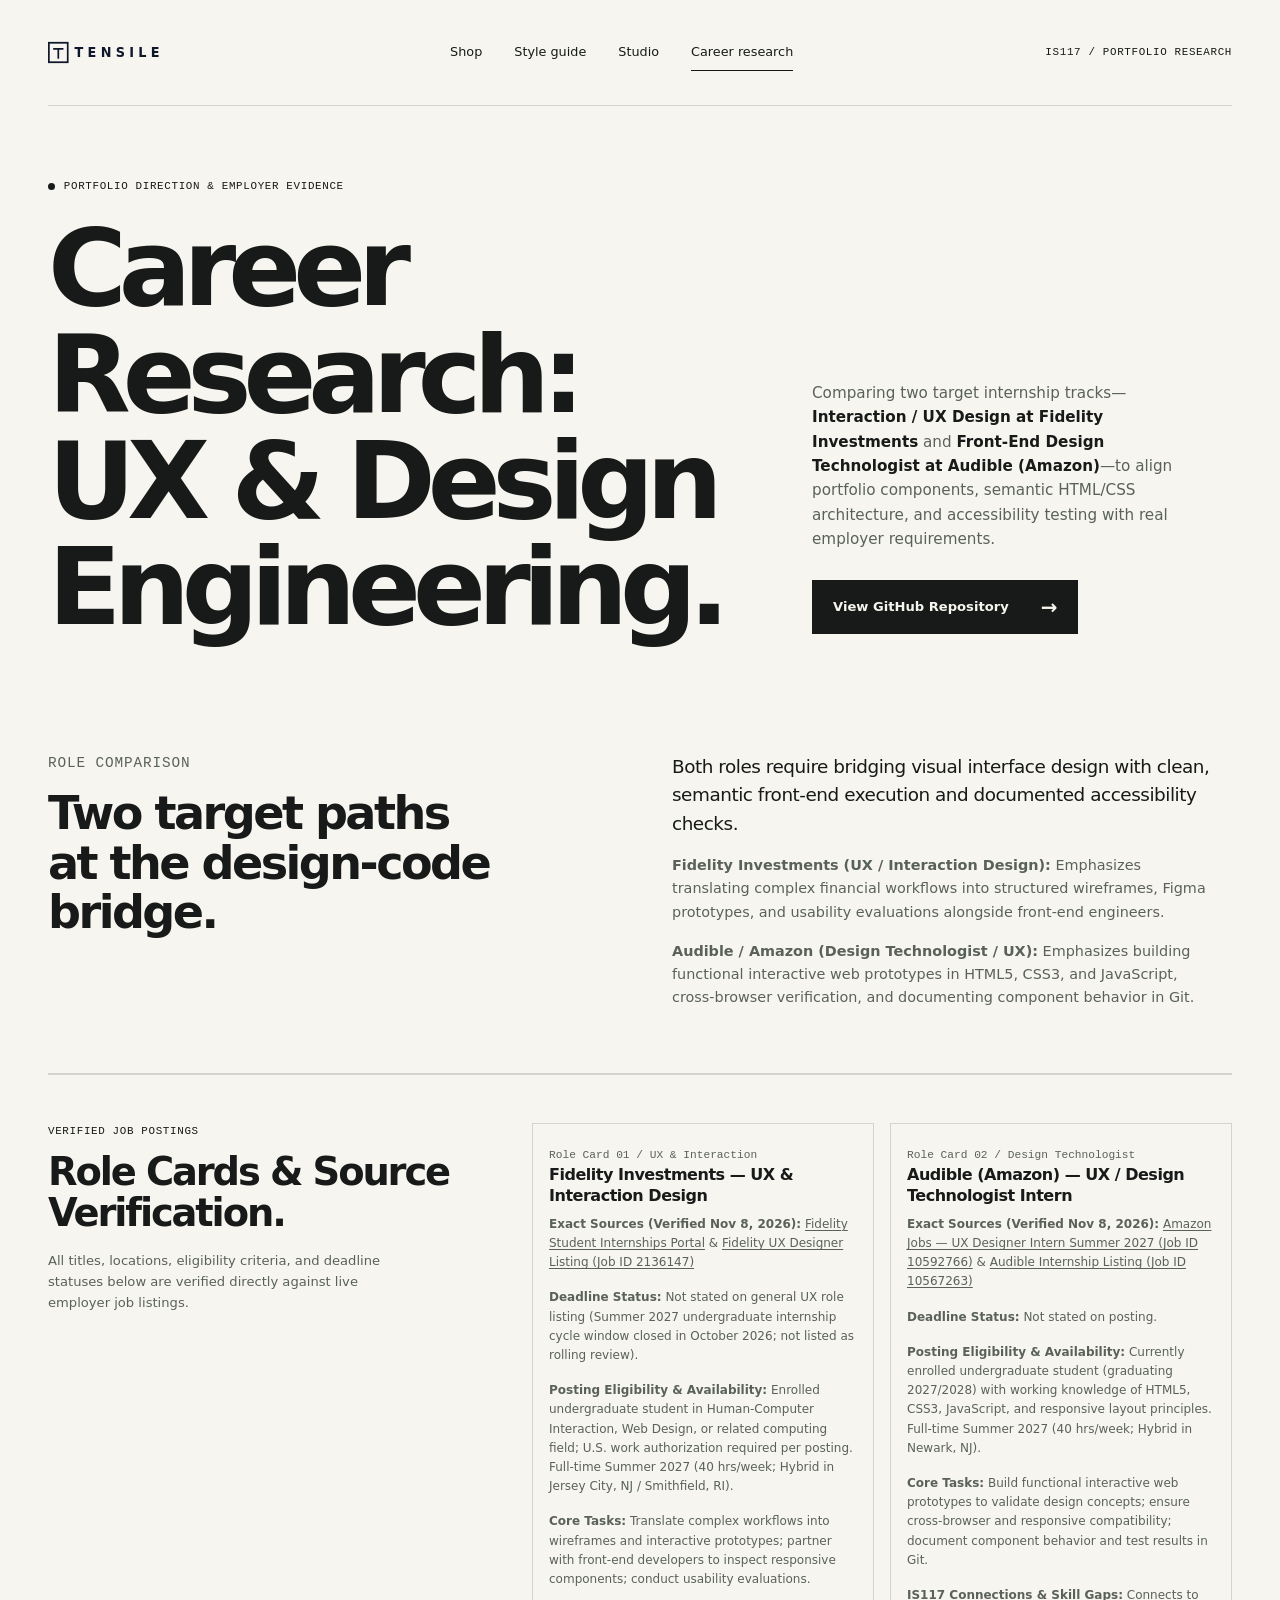
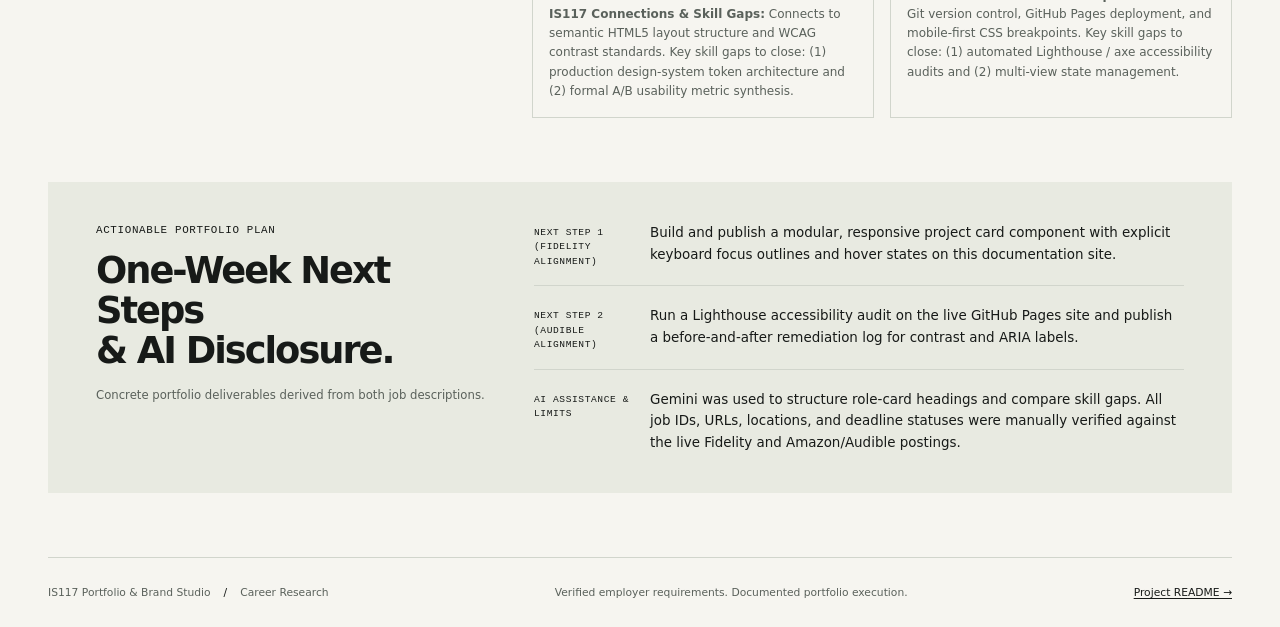
<file: public/career-research.html>
<!doctype html>
<html lang="en">
  <head>
    <meta charset="utf-8" />
    <meta name="viewport" content="width=device-width, initial-scale=1" />
    <meta
      name="description"
      content="IS117 Career & Portfolio Research: Role comparison between Fidelity Investments UX Design and Audible Front-End Design Technologist internships."
    />
    <title>Career Research — Role Comparison &amp; Portfolio Plan</title>
    <link rel="icon" href="data:," />
    <link rel="stylesheet" href="styles.css" />
    <link rel="stylesheet" href="studio.css" />
  </head>
  <body>
    <a class="skip-link" href="#main">Skip to content</a>
    <header class="site-header wrap">
      <a
        class="brand-link"
        href="index.html"
        aria-label="TENSILE storefront home"
      >
        <img
          class="wordmark"
          src="assets/wordmark.svg"
          alt="TENSILE wordmark"
          width="175"
          height="26"
        />
      </a>
      <nav class="main-nav" aria-label="Main navigation">
        <a class="nav-link" href="index.html">Shop</a>
        <a class="nav-link" href="styleguide.html">Style guide</a>
        <a class="nav-link" href="studio.html">Studio</a>
        <a class="nav-link" href="career-research.html" aria-current="page"
          >Career research</a
        >
      </nav>
      <span class="micro-label">IS117 / Portfolio Research</span>
    </header>
    <main id="main">
      <section
        class="page-hero studio-hero wrap"
        aria-labelledby="career-title"
      >
        <p class="eyebrow">
          <span class="status-dot" aria-hidden="true"></span> Portfolio
          Direction &amp; Employer Evidence
        </p>
        <h1 id="career-title">
          Career Research:<br />UX &amp; Design Engineering.
        </h1>
        <div class="hero-summary">
          <p>
            Comparing two target internship tracks—<strong
              >Interaction / UX Design at Fidelity Investments</strong
            >
            and
            <strong>Front-End Design Technologist at Audible (Amazon)</strong
            >—to align portfolio components, semantic HTML/CSS architecture, and
            accessibility testing with real employer requirements.
          </p>
          <a
            class="button button-primary"
            href="https://github.com/mpincay619/is117-brand-studio"
          >
            View GitHub Repository <span aria-hidden="true">&rarr;</span>
          </a>
        </div>
      </section>

      <section class="studio-intro wrap" aria-labelledby="compare-heading">
        <div>
          <p class="eyebrow">Role Comparison</p>
          <h2 id="compare-heading">
            Two target paths<br />at the design-code bridge.
          </h2>
        </div>
        <div>
          <p class="lead">
            Both roles require bridging visual interface design with clean,
            semantic front-end execution and documented accessibility checks.
          </p>
          <p>
            <strong>Fidelity Investments (UX / Interaction Design):</strong>
            Emphasizes translating complex financial workflows into structured
            wireframes, Figma prototypes, and usability evaluations alongside
            front-end engineers.
          </p>
          <p>
            <strong>Audible / Amazon (Design Technologist / UX):</strong>
            Emphasizes building functional interactive web prototypes in HTML5,
            CSS3, and JavaScript, cross-browser verification, and documenting
            component behavior in Git.
          </p>
        </div>
      </section>

      <section class="comparison-section wrap" aria-labelledby="cards-title">
        <div>
          <p class="eyebrow">Verified Job Postings</p>
          <h2 id="cards-title">Role Cards &amp; Source Verification.</h2>
          <p class="comparison-description">
            All titles, locations, eligibility criteria, and deadline statuses
            below are verified directly against live employer job listings.
          </p>
        </div>
        <div class="comparison-grid">
          <article class="direction-card">
            <span class="stage-number"
              >Role Card 01 / UX &amp; Interaction</span
            >
            <h3>Fidelity Investments — UX &amp; Interaction Design</h3>
            <p>
              <strong>Exact Sources (Verified Nov 8, 2026):</strong>
              <a href="https://jobs.fidelity.com/en/students/internships/"
                >Fidelity Student Internships Portal</a
              >
              &amp;
              <a
                href="https://jobs.fidelity.com/en/jobs/2136147/senior-user-experience-designer/"
                >Fidelity UX Designer Listing (Job ID 2136147)</a
              >
            </p>
            <p>
              <strong>Deadline Status:</strong> Not stated on general UX role
              listing (Summer 2027 undergraduate internship cycle window closed
              in October 2026; not listed as rolling review).
            </p>
            <p>
              <strong>Posting Eligibility &amp; Availability:</strong>
              Enrolled undergraduate student in Human-Computer Interaction, Web
              Design, or related computing field; U.S. work authorization
              required per posting. Full-time Summer 2027 (40 hrs/week; Hybrid
              in Jersey City, NJ / Smithfield, RI).
            </p>
            <p>
              <strong>Core Tasks:</strong> Translate complex workflows into
              wireframes and interactive prototypes; partner with front-end
              developers to inspect responsive components; conduct usability
              evaluations.
            </p>
            <p>
              <strong>IS117 Connections &amp; Skill Gaps:</strong> Connects to
              semantic HTML5 layout structure and WCAG contrast standards. Key
              skill gaps to close: (1) production design-system token
              architecture and (2) formal A/B usability metric synthesis.
            </p>
          </article>

          <article class="direction-card">
            <span class="stage-number">Role Card 02 / Design Technologist</span>
            <h3>Audible (Amazon) — UX / Design Technologist Intern</h3>
            <p>
              <strong>Exact Sources (Verified Nov 8, 2026):</strong>
              <a
                href="https://www.amazon.jobs/en/jobs/10592766/ux-designer-intern-summer-2027"
                >Amazon Jobs — UX Designer Intern Summer 2027 (Job ID
                10592766)</a
              >
              &amp;
              <a href="https://www.amazon.jobs/en/jobs/10567263"
                >Audible Internship Listing (Job ID 10567263)</a
              >
            </p>
            <p><strong>Deadline Status:</strong> Not stated on posting.</p>
            <p>
              <strong>Posting Eligibility &amp; Availability:</strong>
              Currently enrolled undergraduate student (graduating 2027/2028)
              with working knowledge of HTML5, CSS3, JavaScript, and responsive
              layout principles. Full-time Summer 2027 (40 hrs/week; Hybrid in
              Newark, NJ).
            </p>
            <p>
              <strong>Core Tasks:</strong> Build functional interactive web
              prototypes to validate design concepts; ensure cross-browser and
              responsive compatibility; document component behavior and test
              results in Git.
            </p>
            <p>
              <strong>IS117 Connections &amp; Skill Gaps:</strong> Connects to
              Git version control, GitHub Pages deployment, and mobile-first CSS
              breakpoints. Key skill gaps to close: (1) automated Lighthouse /
              axe accessibility audits and (2) multi-view state management.
            </p>
          </article>
        </div>
      </section>

      <section class="example-section wrap" aria-labelledby="plan-title">
        <div>
          <p class="eyebrow">Actionable Portfolio Plan</p>
          <h2 id="plan-title">One-Week Next Steps<br />&amp; AI Disclosure.</h2>
          <p class="guide-note">
            Concrete portfolio deliverables derived from both job descriptions.
          </p>
        </div>
        <div class="example-chain">
          <div class="example-step">
            <span class="micro-label">Next Step 1 (Fidelity Alignment)</span>
            <p>
              Build and publish a modular, responsive project card component
              with explicit keyboard focus outlines and hover states on this
              documentation site.
            </p>
          </div>
          <div class="example-step">
            <span class="micro-label">Next Step 2 (Audible Alignment)</span>
            <p>
              Run a Lighthouse accessibility audit on the live GitHub Pages site
              and publish a before-and-after remediation log for contrast and
              ARIA labels.
            </p>
          </div>
          <div class="example-step">
            <span class="micro-label">AI Assistance &amp; Limits</span>
            <p>
              Gemini was used to structure role-card headings and compare skill
              gaps. All job IDs, URLs, locations, and deadline statuses were
              manually verified against the live Fidelity and Amazon/Audible
              postings.
            </p>
          </div>
        </div>
      </section>
    </main>
    <footer class="site-footer wrap">
      <p>
        IS117 Portfolio &amp; Brand Studio
        <span class="footer-separator"> / </span> Career Research
      </p>
      <p class="footer-tagline">
        Verified employer requirements. Documented portfolio execution.
      </p>
      <a href="https://github.com/mpincay619/is117-brand-studio#readme">
        Project README <span aria-hidden="true">&rarr;</span>
      </a>
    </footer>
  </body>
</html>
</file>
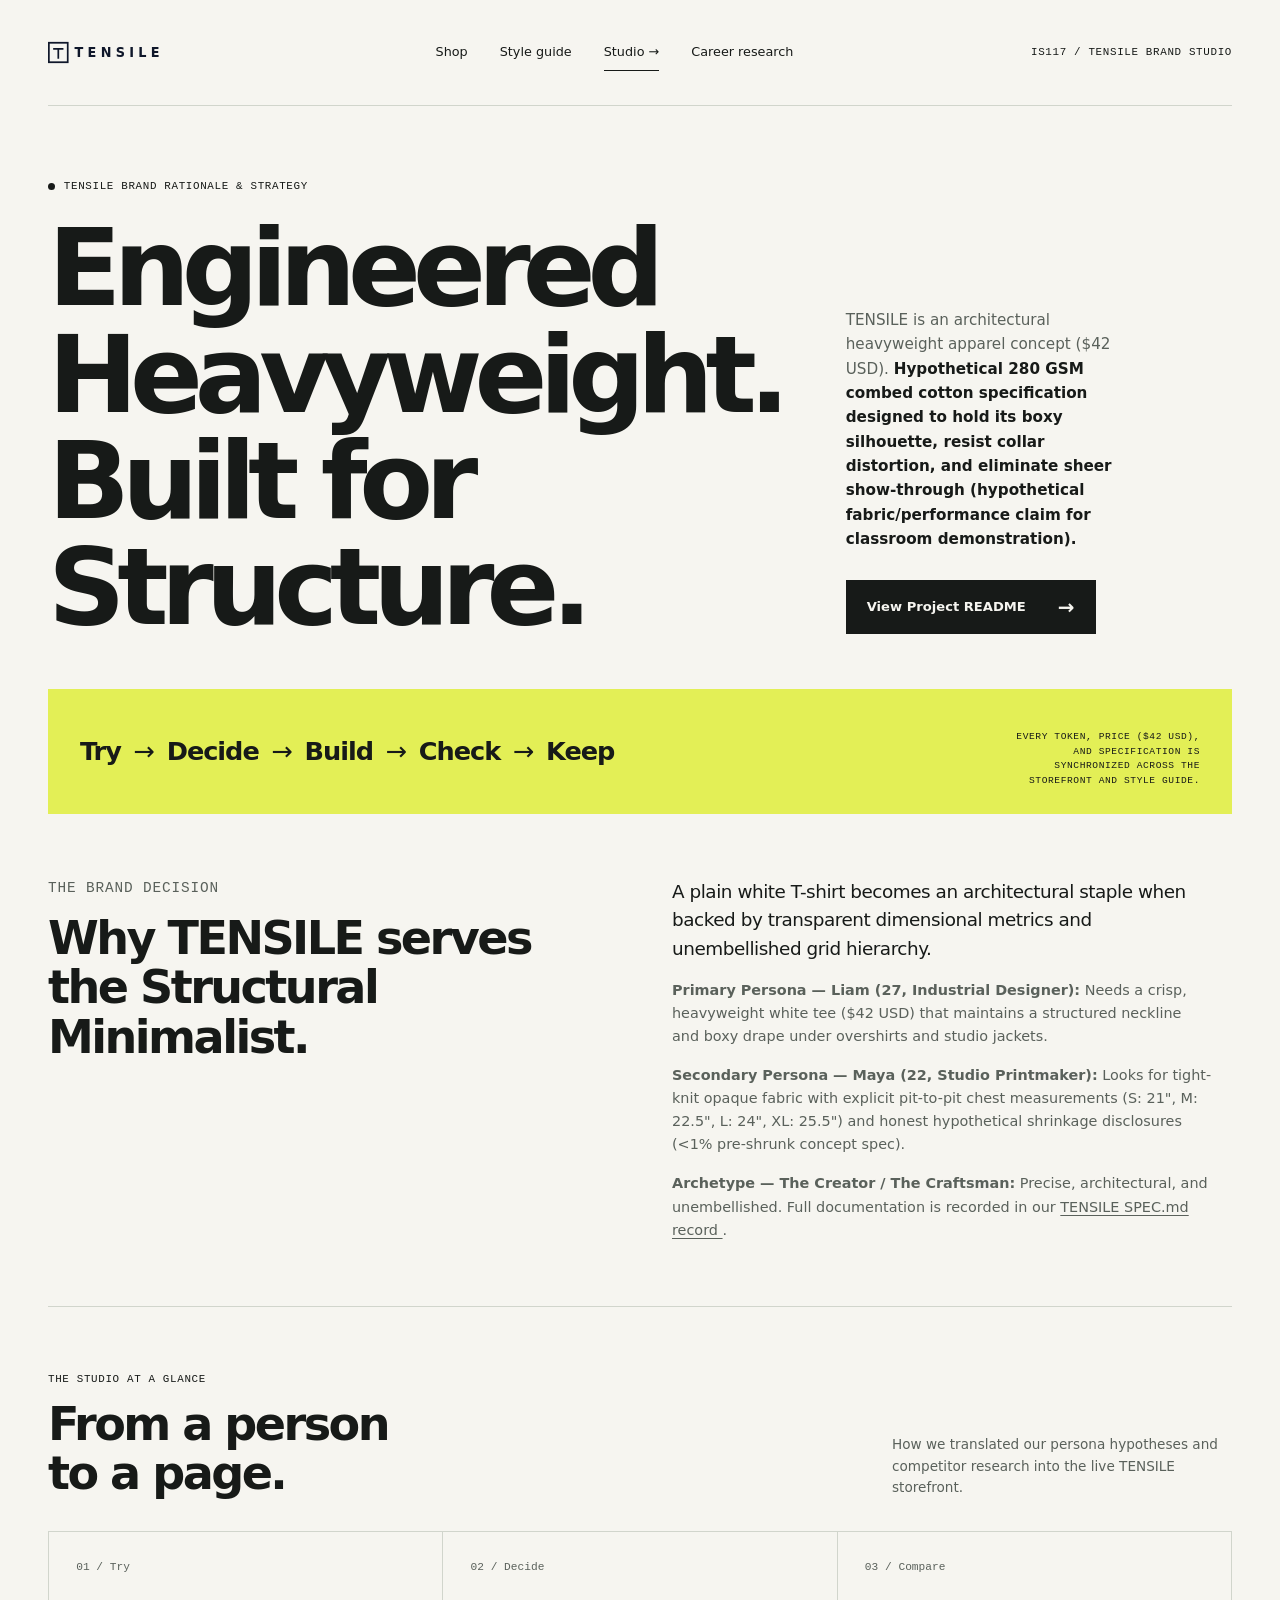
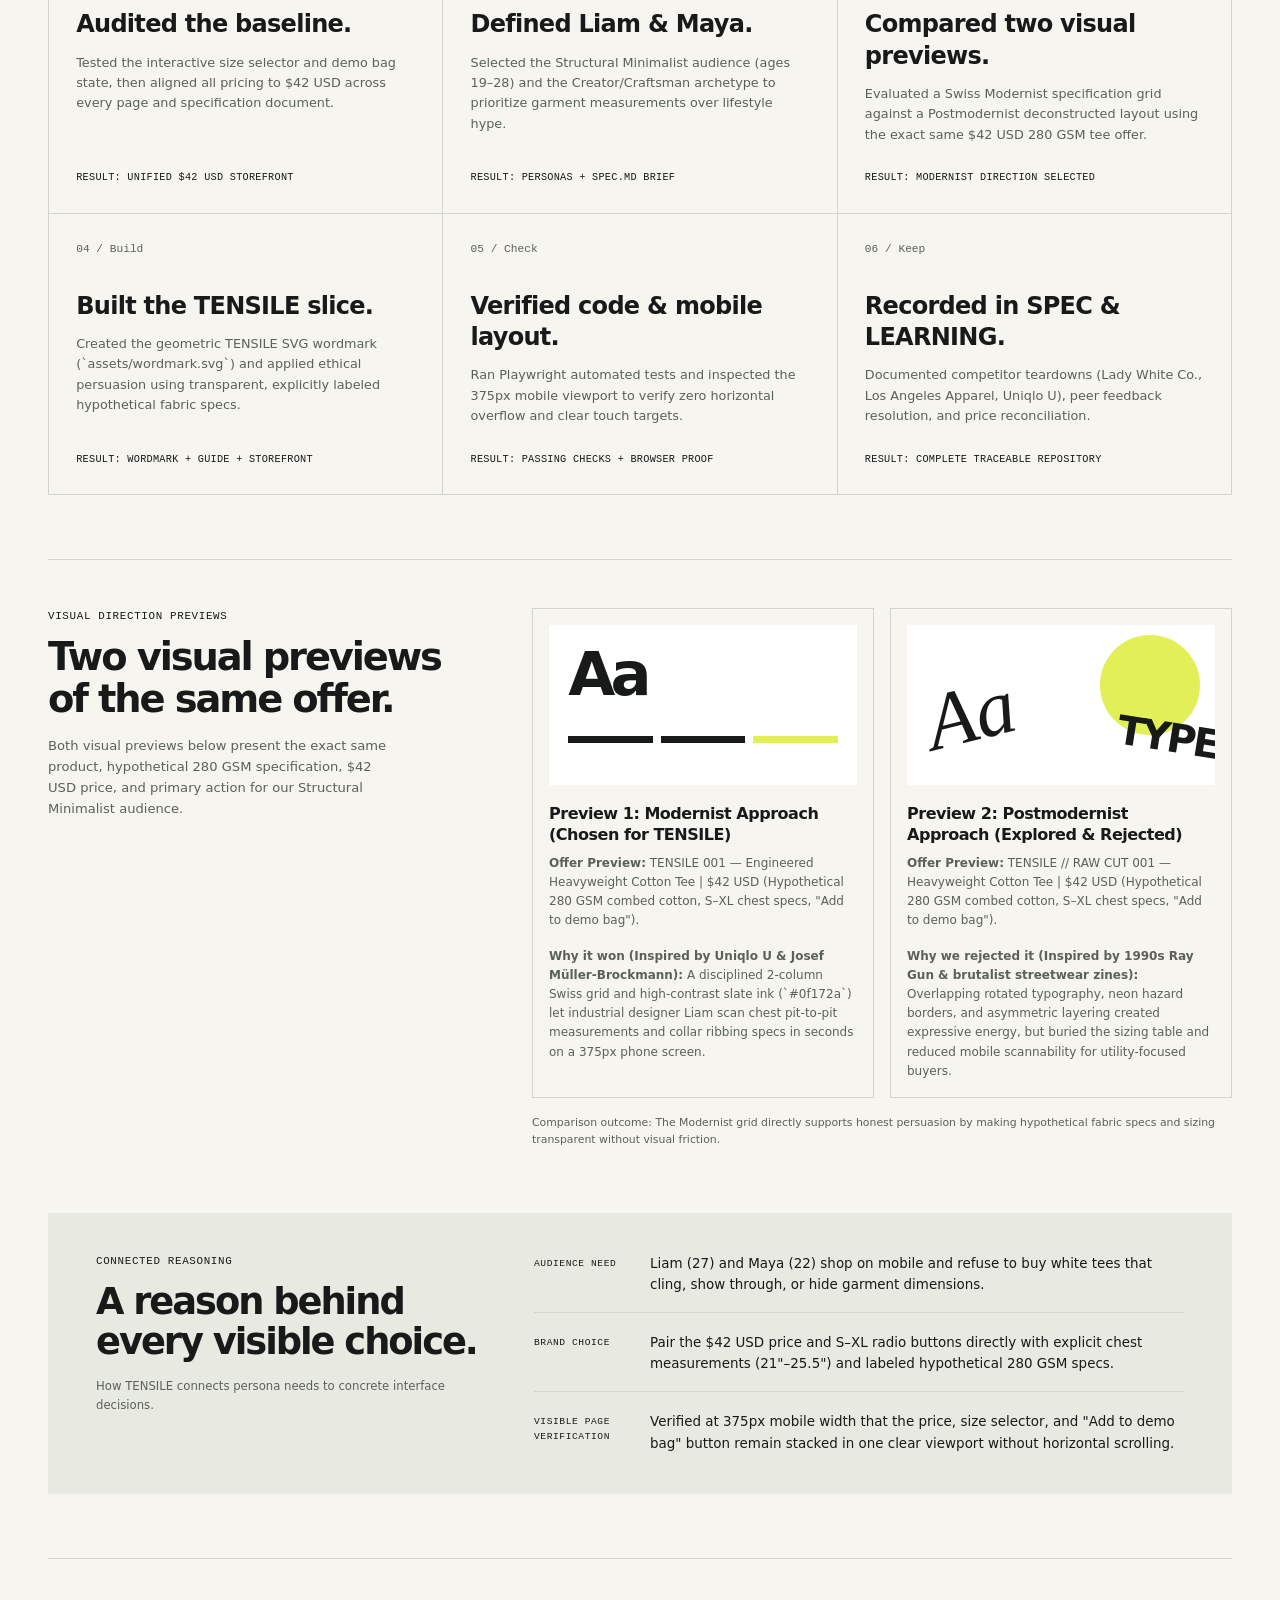
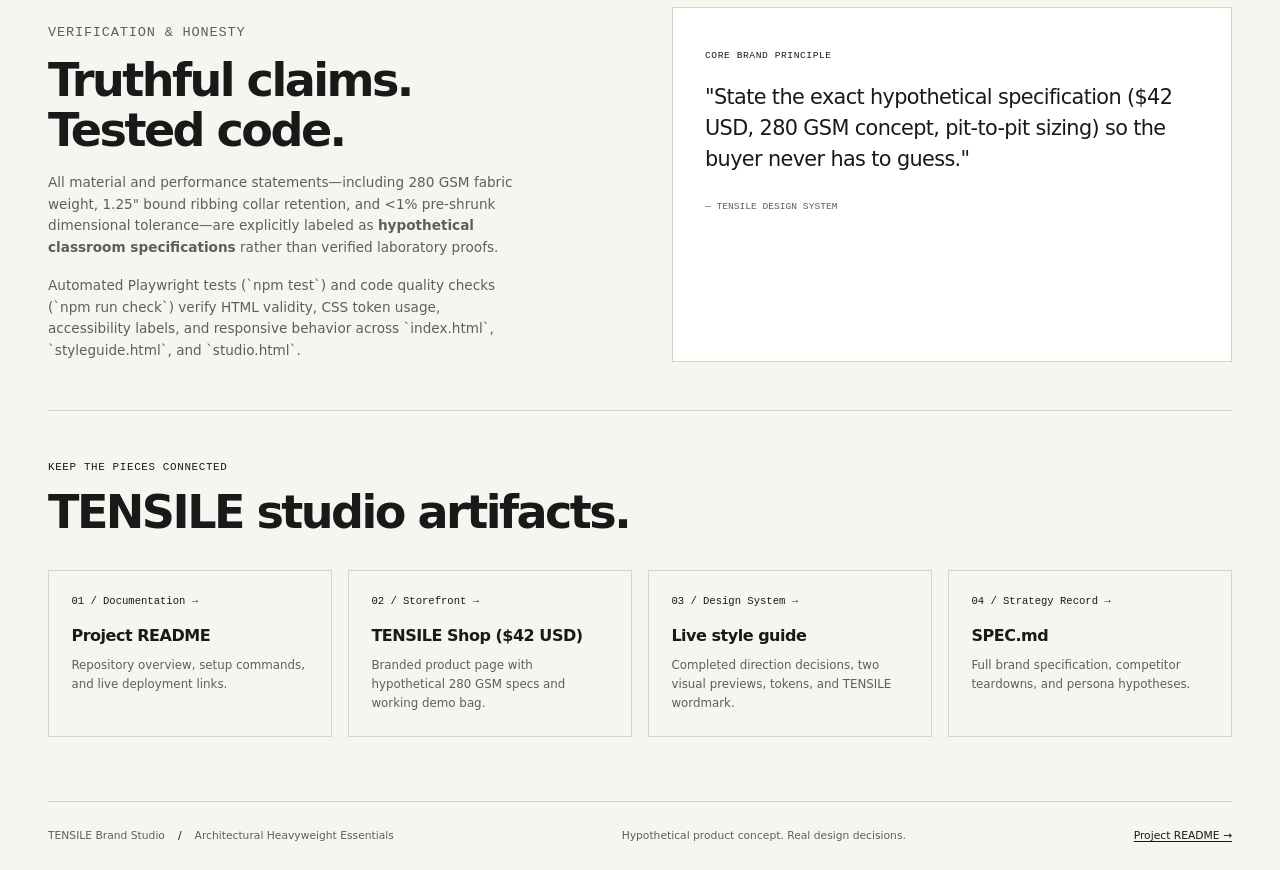
<file: public/studio.html>
<!doctype html>
<html lang="en">
  <head>
    <meta charset="utf-8" />
    <meta name="viewport" content="width=device-width, initial-scale=1" />
    <meta
      name="description"
      content="TENSILE Brand Studio: architectural heavyweight cotton T-shirt brand rationale, persona mapping, and visual comparison for IS117."
    />
    <title>TENSILE — Studio Brief &amp; Rationale</title>
    <link rel="icon" href="data:," />
    <link rel="stylesheet" href="styles.css" />
    <link rel="stylesheet" href="studio.css" />
  </head>
  <body>
    <a class="skip-link" href="#main">Skip to content</a>
    <header class="site-header wrap">
      <a
        class="brand-link"
        href="index.html"
        aria-label="TENSILE storefront home"
      >
        <img
          class="wordmark"
          src="assets/wordmark.svg"
          alt="TENSILE wordmark"
          width="175"
          height="26"
        />
      </a>
      <nav class="main-nav" aria-label="Main navigation">
        <a class="nav-link" href="index.html">Shop</a>
        <a class="nav-link" href="styleguide.html">Style guide</a>
        <a class="nav-link" href="studio.html" aria-current="page">
          Studio <span aria-hidden="true">&rarr;</span>
        </a>
        <a class="nav-link" href="career-research.html">Career research</a>
      </nav>
      <span class="micro-label">IS117 / TENSILE Brand Studio</span>
    </header>
    <main id="main">
      <section
        class="page-hero studio-hero wrap"
        aria-labelledby="studio-title"
      >
        <p class="eyebrow">
          <span class="status-dot" aria-hidden="true"></span> TENSILE Brand
          Rationale &amp; Strategy
        </p>
        <h1 id="studio-title">
          Engineered Heavyweight.<br />Built for Structure.
        </h1>
        <div class="hero-summary">
          <p>
            TENSILE is an architectural heavyweight apparel concept ($42 USD).
            <strong>
              Hypothetical 280 GSM combed cotton specification designed to hold
              its boxy silhouette, resist collar distortion, and eliminate sheer
              show-through (hypothetical fabric/performance claim for classroom
              demonstration).
            </strong>
          </p>
          <a
            class="button button-primary"
            href="https://github.com/mpincay619/is117-brand-studio#readme"
          >
            View Project README <span aria-hidden="true">&rarr;</span>
          </a>
        </div>
      </section>
      <div class="studio-ribbon wrap">
        <p class="cycle">
          Try <span aria-hidden="true">&rarr;</span> Decide
          <span aria-hidden="true">&rarr;</span> Build
          <span aria-hidden="true">&rarr;</span> Check
          <span aria-hidden="true">&rarr;</span> Keep
        </p>
        <p class="micro-label">
          Every token, price ($42 USD), and specification is synchronized across
          the storefront and style guide.
        </p>
      </div>
      <section class="studio-intro wrap" aria-labelledby="why-title">
        <div>
          <p class="eyebrow">The Brand Decision</p>
          <h2 id="why-title">
            Why TENSILE serves<br />the Structural Minimalist.
          </h2>
        </div>
        <div>
          <p class="lead">
            A plain white T-shirt becomes an architectural staple when backed by
            transparent dimensional metrics and unembellished grid hierarchy.
          </p>
          <p>
            <strong>Primary Persona — Liam (27, Industrial Designer):</strong>
            Needs a crisp, heavyweight white tee ($42 USD) that maintains a
            structured neckline and boxy drape under overshirts and studio
            jackets.
          </p>
          <p>
            <strong>Secondary Persona — Maya (22, Studio Printmaker):</strong>
            Looks for tight-knit opaque fabric with explicit pit-to-pit chest
            measurements (S: 21", M: 22.5", L: 24", XL: 25.5") and honest
            hypothetical shrinkage disclosures (&lt;1% pre-shrunk concept spec).
          </p>
          <p>
            <strong>Archetype — The Creator / The Craftsman:</strong> Precise,
            architectural, and unembellished. Full documentation is recorded in
            our
            <a
              href="https://github.com/mpincay619/is117-brand-studio/blob/main/SPEC.md"
            >
              TENSILE SPEC.md record </a
            >.
          </p>
        </div>
      </section>
      <section class="path-section wrap" aria-labelledby="path-title">
        <div class="path-intro">
          <div>
            <p class="eyebrow">The studio at a glance</p>
            <h2 id="path-title">From a person<br />to a page.</h2>
          </div>
          <p>
            How we translated our persona hypotheses and competitor research
            into the live TENSILE storefront.
          </p>
        </div>
        <ol class="studio-path">
          <li>
            <span class="stage-number">01 / Try</span>
            <h3>Audited the baseline.</h3>
            <p>
              Tested the interactive size selector and demo bag state, then
              aligned all pricing to $42 USD across every page and specification
              document.
            </p>
            <p class="stage-output">Result: unified $42 USD storefront</p>
          </li>
          <li>
            <span class="stage-number">02 / Decide</span>
            <h3>Defined Liam &amp; Maya.</h3>
            <p>
              Selected the Structural Minimalist audience (ages 19–28) and the
              Creator/Craftsman archetype to prioritize garment measurements
              over lifestyle hype.
            </p>
            <p class="stage-output">Result: personas + SPEC.md brief</p>
          </li>
          <li>
            <span class="stage-number">03 / Compare</span>
            <h3>Compared two visual previews.</h3>
            <p>
              Evaluated a Swiss Modernist specification grid against a
              Postmodernist deconstructed layout using the exact same $42 USD
              280 GSM tee offer.
            </p>
            <p class="stage-output">Result: Modernist direction selected</p>
          </li>
          <li>
            <span class="stage-number">04 / Build</span>
            <h3>Built the TENSILE slice.</h3>
            <p>
              Created the geometric TENSILE SVG wordmark (`assets/wordmark.svg`)
              and applied ethical persuasion using transparent, explicitly
              labeled hypothetical fabric specs.
            </p>
            <p class="stage-output">Result: wordmark + guide + storefront</p>
          </li>
          <li>
            <span class="stage-number">05 / Check</span>
            <h3>Verified code &amp; mobile layout.</h3>
            <p>
              Ran Playwright automated tests and inspected the 375px mobile
              viewport to verify zero horizontal overflow and clear touch
              targets.
            </p>
            <p class="stage-output">Result: passing checks + browser proof</p>
          </li>
          <li>
            <span class="stage-number">06 / Keep</span>
            <h3>Recorded in SPEC &amp; LEARNING.</h3>
            <p>
              Documented competitor teardowns (Lady White Co., Los Angeles
              Apparel, Uniqlo U), peer feedback resolution, and price
              reconciliation.
            </p>
            <p class="stage-output">Result: complete traceable repository</p>
          </li>
        </ol>
      </section>
      <section
        class="comparison-section wrap"
        aria-labelledby="comparison-title"
      >
        <div>
          <p class="eyebrow">Visual Direction Previews</p>
          <h2 id="comparison-title">
            Two visual previews<br />of the same offer.
          </h2>
          <p class="comparison-description">
            Both visual previews below present the exact same product,
            hypothetical 280 GSM specification, $42 USD price, and primary
            action for our Structural Minimalist audience.
          </p>
        </div>
        <div class="comparison-grid">
          <article class="direction-card">
            <div class="direction-sketch modern-sketch" aria-hidden="true">
              <i></i><i></i><i></i>
            </div>
            <h3>Preview 1: Modernist Approach (Chosen for TENSILE)</h3>
            <p>
              <strong>Offer Preview:</strong> TENSILE 001 — Engineered
              Heavyweight Cotton Tee | $42 USD (Hypothetical 280 GSM combed
              cotton, S–XL chest specs, "Add to demo bag").
            </p>
            <p>
              <strong
                >Why it won (Inspired by Uniqlo U &amp; Josef
                Müller-Brockmann):</strong
              >
              A disciplined 2-column Swiss grid and high-contrast slate ink
              (`#0f172a`) let industrial designer Liam scan chest pit-to-pit
              measurements and collar ribbing specs in seconds on a 375px phone
              screen.
            </p>
          </article>
          <article class="direction-card">
            <div class="direction-sketch postmodern-sketch" aria-hidden="true">
              <i></i>
            </div>
            <h3>Preview 2: Postmodernist Approach (Explored &amp; Rejected)</h3>
            <p>
              <strong>Offer Preview:</strong> TENSILE // RAW CUT 001 —
              Heavyweight Cotton Tee | $42 USD (Hypothetical 280 GSM combed
              cotton, S–XL chest specs, "Add to demo bag").
            </p>
            <p>
              <strong
                >Why we rejected it (Inspired by 1990s Ray Gun &amp; brutalist
                streetwear zines):</strong
              >
              Overlapping rotated typography, neon hazard borders, and
              asymmetric layering created expressive energy, but buried the
              sizing table and reduced mobile scannability for utility-focused
              buyers.
            </p>
          </article>
          <p class="comparison-caption">
            Comparison outcome: The Modernist grid directly supports honest
            persuasion by making hypothetical fabric specs and sizing
            transparent without visual friction.
          </p>
        </div>
      </section>
      <section class="example-section wrap" aria-labelledby="example-title">
        <div>
          <p class="eyebrow">Connected Reasoning</p>
          <h2 id="example-title">A reason behind<br />every visible choice.</h2>
          <p class="guide-note">
            How TENSILE connects persona needs to concrete interface decisions.
          </p>
        </div>
        <div class="example-chain">
          <div class="example-step">
            <span class="micro-label">Audience Need</span>
            <p>
              Liam (27) and Maya (22) shop on mobile and refuse to buy white
              tees that cling, show through, or hide garment dimensions.
            </p>
          </div>
          <div class="example-step">
            <span class="micro-label">Brand Choice</span>
            <p>
              Pair the $42 USD price and S–XL radio buttons directly with
              explicit chest measurements (21"–25.5") and labeled hypothetical
              280 GSM specs.
            </p>
          </div>
          <div class="example-step">
            <span class="micro-label">Visible Page Verification</span>
            <p>
              Verified at 375px mobile width that the price, size selector, and
              "Add to demo bag" button remain stacked in one clear viewport
              without horizontal scrolling.
            </p>
          </div>
        </div>
      </section>
      <section class="coach-section wrap" aria-labelledby="coach-title">
        <div>
          <p class="eyebrow">Verification &amp; Honesty</p>
          <h2 id="coach-title">Truthful claims.<br />Tested code.</h2>
          <p>
            All material and performance statements—including 280 GSM fabric
            weight, 1.25" bound ribbing collar retention, and &lt;1% pre-shrunk
            dimensional tolerance—are explicitly labeled as
            <strong>hypothetical classroom specifications</strong> rather than
            verified laboratory proofs.
          </p>
          <p>
            Automated Playwright tests (`npm test`) and code quality checks
            (`npm run check`) verify HTML validity, CSS token usage,
            accessibility labels, and responsive behavior across `index.html`,
            `styleguide.html`, and `studio.html`.
          </p>
        </div>
        <blockquote class="coach-quote">
          <span class="micro-label">Core Brand Principle</span>
          <p>
            "State the exact hypothetical specification ($42 USD, 280 GSM
            concept, pit-to-pit sizing) so the buyer never has to guess."
          </p>
          <footer>— TENSILE Design System</footer>
        </blockquote>
      </section>
      <section class="resource-section wrap" aria-labelledby="resources-title">
        <p class="eyebrow">Keep the pieces connected</p>
        <h2 id="resources-title">TENSILE studio artifacts.</h2>
        <div class="resource-grid">
          <a
            class="resource-card"
            href="https://github.com/mpincay619/is117-brand-studio#readme"
          >
            <span>01 / Documentation &rarr;</span>
            <h3>Project README</h3>
            <p>
              Repository overview, setup commands, and live deployment links.
            </p>
          </a>
          <a class="resource-card" href="index.html">
            <span>02 / Storefront &rarr;</span>
            <h3>TENSILE Shop ($42 USD)</h3>
            <p>
              Branded product page with hypothetical 280 GSM specs and working
              demo bag.
            </p>
          </a>
          <a class="resource-card" href="styleguide.html">
            <span>03 / Design System &rarr;</span>
            <h3>Live style guide</h3>
            <p>
              Completed direction decisions, two visual previews, tokens, and
              TENSILE wordmark.
            </p>
          </a>
          <a
            class="resource-card"
            href="https://github.com/mpincay619/is117-brand-studio/blob/main/SPEC.md"
          >
            <span>04 / Strategy Record &rarr;</span>
            <h3>SPEC.md</h3>
            <p>
              Full brand specification, competitor teardowns, and persona
              hypotheses.
            </p>
          </a>
        </div>
      </section>
    </main>
    <footer class="site-footer wrap">
      <p>
        TENSILE Brand Studio <span class="footer-separator"> / </span>
        Architectural Heavyweight Essentials
      </p>
      <p class="footer-tagline">
        Hypothetical product concept. Real design decisions.
      </p>
      <a href="https://github.com/mpincay619/is117-brand-studio#readme">
        Project README <span aria-hidden="true">&rarr;</span>
      </a>
    </footer>
  </body>
</html>
</file>
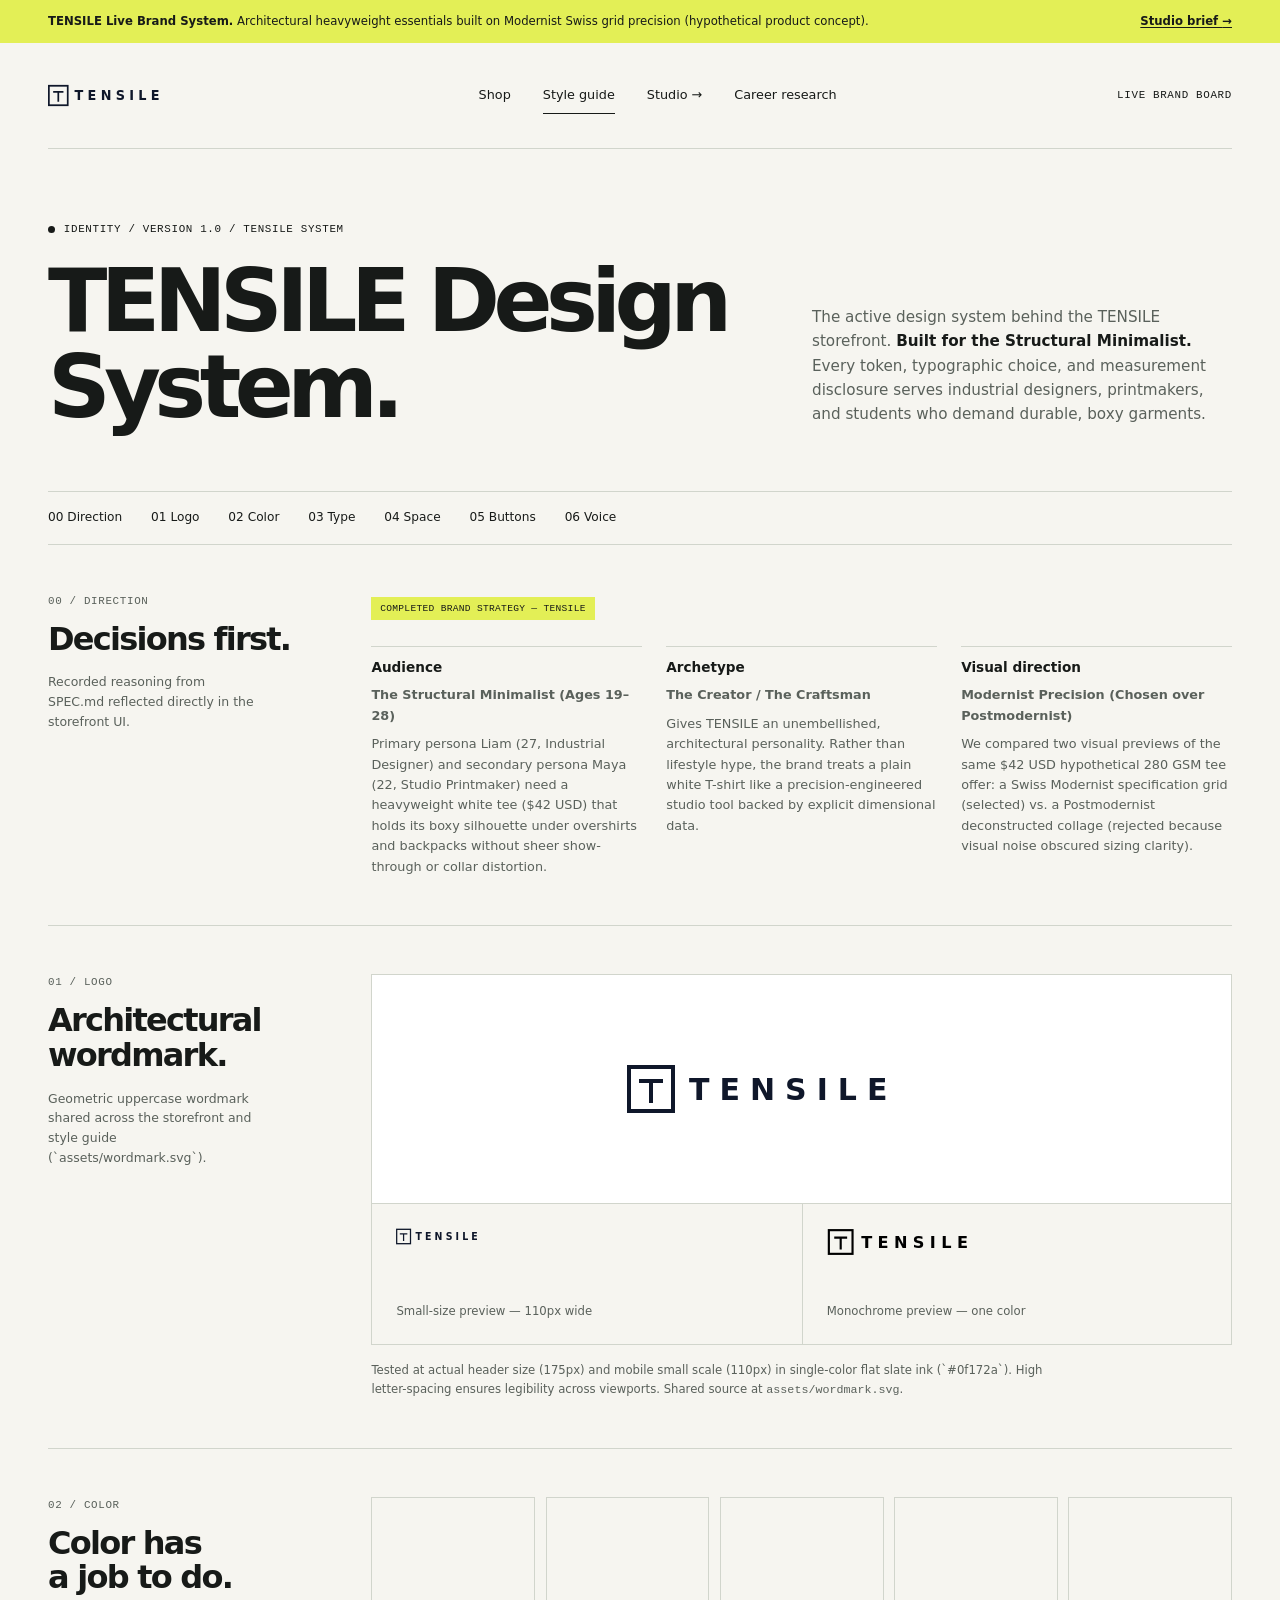
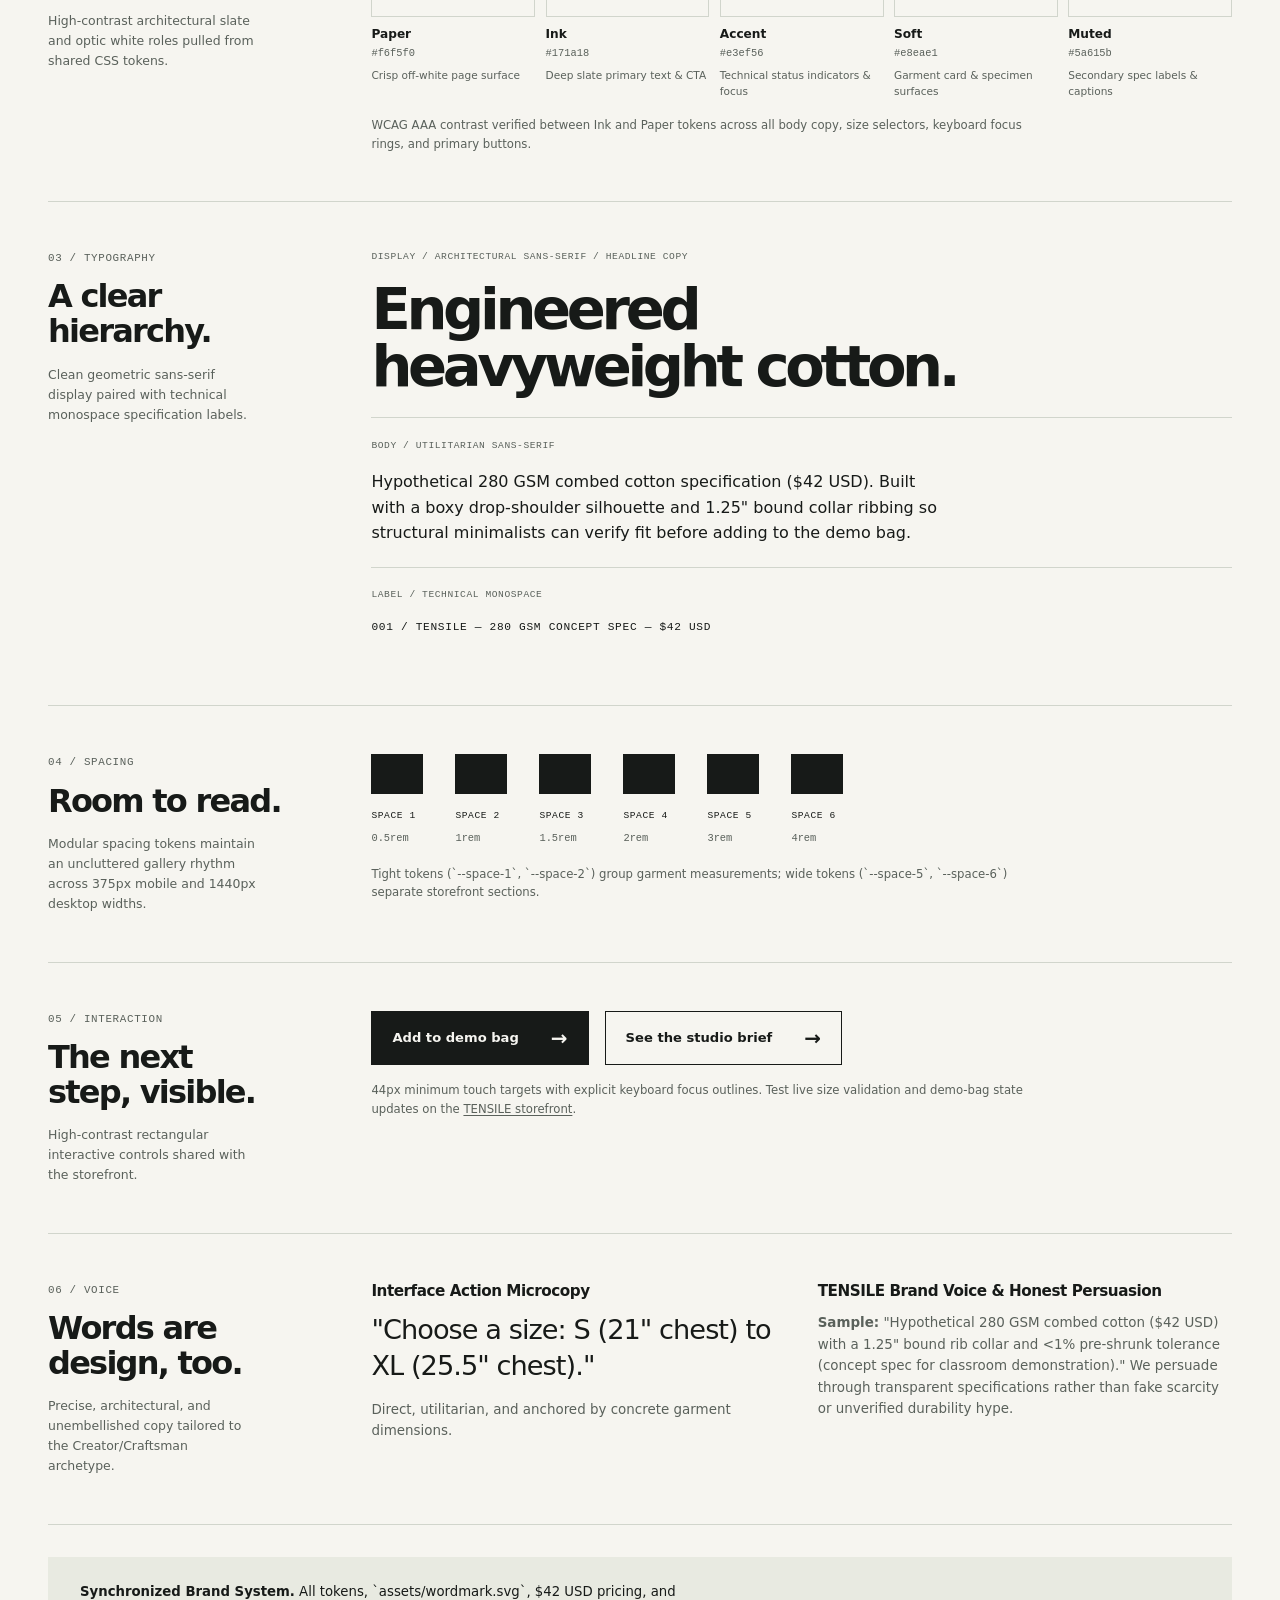
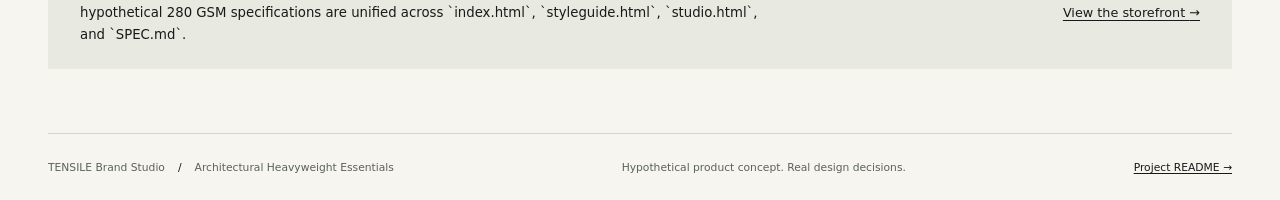
<file: public/styleguide.html>
<!doctype html>
<html lang="en">
  <head>
    <meta charset="utf-8" />
    <meta name="viewport" content="width=device-width, initial-scale=1" />
    <meta
      name="description"
      content="The live TENSILE brand board for the IS117 T-shirt storefront. Shared tokens and assets keep design choices connected to the page."
    />
    <title>TENSILE — Style Guide &amp; Design System</title>
    <link rel="icon" href="data:," />
    <link rel="stylesheet" href="styles.css" />
    <script src="styleguide.js" defer></script>
  </head>
  <body>
    <a class="skip-link" href="#main">Skip to content</a>
    <aside class="starter-notice" aria-label="Brand information">
      <span>
        <strong>TENSILE Live Brand System.</strong> Architectural heavyweight
        essentials built on Modernist Swiss grid precision (hypothetical product
        concept).
      </span>
      <a href="studio.html">
        Studio brief <span aria-hidden="true">&rarr;</span>
      </a>
    </aside>
    <header class="site-header wrap">
      <a
        class="brand-link"
        href="index.html"
        aria-label="TENSILE storefront home"
      >
        <img
          class="wordmark"
          src="assets/wordmark.svg"
          alt="TENSILE wordmark"
          width="175"
          height="26"
        />
      </a>
      <nav class="main-nav" aria-label="Main navigation">
        <a class="nav-link" href="index.html">Shop</a>
        <a class="nav-link" href="styleguide.html" aria-current="page"
          >Style guide</a
        >
        <a class="nav-link" href="studio.html">
          Studio <span aria-hidden="true">&rarr;</span>
        </a>
        <a class="nav-link" href="career-research.html">Career research</a>
      </nav>
      <span class="micro-label">Live brand board</span>
    </header>
    <main id="main">
      <section class="page-hero wrap" aria-labelledby="guide-title">
        <p class="eyebrow">
          <span class="status-dot" aria-hidden="true"></span> Identity / Version
          1.0 / TENSILE System
        </p>
        <h1 id="guide-title">TENSILE Design System.</h1>
        <p class="hero-summary">
          The active design system behind the TENSILE storefront.
          <strong>Built for the Structural Minimalist.</strong> Every token,
          typographic choice, and measurement disclosure serves industrial
          designers, printmakers, and students who demand durable, boxy
          garments.
        </p>
      </section>
      <nav class="page-subnav wrap" aria-label="Style guide sections">
        <a class="section-link" href="#direction">00 Direction</a>
        <a class="section-link" href="#logo">01 Logo</a>
        <a class="section-link" href="#palette">02 Color</a>
        <a class="section-link" href="#type">03 Type</a>
        <a class="section-link" href="#spacing">04 Space</a>
        <a class="section-link" href="#buttons">05 Buttons</a>
        <a class="section-link" href="#voice">06 Voice</a>
      </nav>
      <section
        id="direction"
        class="guide-section wrap"
        aria-labelledby="direction-title"
      >
        <div class="section-heading">
          <span class="section-number">00 / Direction</span>
          <h2 id="direction-title">Decisions first.</h2>
          <p>
            Recorded reasoning from SPEC.md reflected directly in the storefront
            UI.
          </p>
        </div>
        <div class="guide-content">
          <span class="draft-label">Completed Brand Strategy — TENSILE</span>
          <div class="decision-grid">
            <div>
              <h3>Audience</h3>
              <p><strong>The Structural Minimalist (Ages 19–28)</strong></p>
              <p>
                Primary persona Liam (27, Industrial Designer) and secondary
                persona Maya (22, Studio Printmaker) need a heavyweight white
                tee ($42 USD) that holds its boxy silhouette under overshirts
                and backpacks without sheer show-through or collar distortion.
              </p>
            </div>
            <div>
              <h3>Archetype</h3>
              <p><strong>The Creator / The Craftsman</strong></p>
              <p>
                Gives TENSILE an unembellished, architectural personality.
                Rather than lifestyle hype, the brand treats a plain white
                T-shirt like a precision-engineered studio tool backed by
                explicit dimensional data.
              </p>
            </div>
            <div>
              <h3>Visual direction</h3>
              <p>
                <strong>Modernist Precision (Chosen over Postmodernist)</strong>
              </p>
              <p>
                We compared two visual previews of the same $42 USD hypothetical
                280 GSM tee offer: a Swiss Modernist specification grid
                (selected) vs. a Postmodernist deconstructed collage (rejected
                because visual noise obscured sizing clarity).
              </p>
            </div>
          </div>
        </div>
      </section>
      <section
        id="logo"
        class="guide-section wrap"
        aria-labelledby="logo-title"
      >
        <div class="section-heading">
          <span class="section-number">01 / Logo</span>
          <h2 id="logo-title">Architectural<br />wordmark.</h2>
          <p>
            Geometric uppercase wordmark shared across the storefront and style
            guide (`assets/wordmark.svg`).
          </p>
        </div>
        <div class="guide-content">
          <div class="logo-board">
            <img
              src="assets/wordmark.svg"
              alt="TENSILE primary wordmark"
              width="350"
              height="52"
            />
          </div>
          <div class="logo-variants">
            <div class="logo-variant">
              <img
                class="logo-small"
                src="assets/wordmark.svg"
                alt="TENSILE wordmark at a small size"
                width="110"
                height="16"
              />
              <p>Small-size preview — 110px wide</p>
            </div>
            <div class="logo-variant">
              <img
                class="logo-mono"
                src="assets/wordmark.svg"
                alt="TENSILE wordmark in monochrome"
                width="190"
                height="28"
              />
              <p>Monochrome preview — one color</p>
            </div>
          </div>
          <p class="guide-note">
            Tested at actual header size (175px) and mobile small scale (110px)
            in single-color flat slate ink (`#0f172a`). High letter-spacing
            ensures legibility across viewports. Shared source at
            <code>assets/wordmark.svg</code>.
          </p>
        </div>
      </section>
      <section
        id="palette"
        class="guide-section wrap"
        aria-labelledby="palette-title"
      >
        <div class="section-heading">
          <span class="section-number">02 / Color</span>
          <h2 id="palette-title">Color has<br />a job to do.</h2>
          <p>
            High-contrast architectural slate and optic white roles pulled from
            shared CSS tokens.
          </p>
        </div>
        <div class="guide-content">
          <div class="palette-grid">
            <article class="palette-card">
              <div class="color-swatch"></div>
              <h3>Paper</h3>
              <code data-color-token="--color-paper">CSS token</code>
              <p>Crisp off-white page surface</p>
            </article>
            <article class="palette-card">
              <div class="color-swatch"></div>
              <h3>Ink</h3>
              <code data-color-token="--color-ink">CSS token</code>
              <p>Deep slate primary text &amp; CTA</p>
            </article>
            <article class="palette-card">
              <div class="color-swatch"></div>
              <h3>Accent</h3>
              <code data-color-token="--color-accent">CSS token</code>
              <p>Technical status indicators &amp; focus</p>
            </article>
            <article class="palette-card">
              <div class="color-swatch"></div>
              <h3>Soft</h3>
              <code data-color-token="--color-soft">CSS token</code>
              <p>Garment card &amp; specimen surfaces</p>
            </article>
            <article class="palette-card">
              <div class="color-swatch"></div>
              <h3>Muted</h3>
              <code data-color-token="--color-muted">CSS token</code>
              <p>Secondary spec labels &amp; captions</p>
            </article>
          </div>
          <p class="guide-note">
            WCAG AAA contrast verified between Ink and Paper tokens across all
            body copy, size selectors, keyboard focus rings, and primary
            buttons.
          </p>
        </div>
      </section>
      <section
        id="type"
        class="guide-section wrap"
        aria-labelledby="type-title"
      >
        <div class="section-heading">
          <span class="section-number">03 / Typography</span>
          <h2 id="type-title">A clear<br />hierarchy.</h2>
          <p>
            Clean geometric sans-serif display paired with technical monospace
            specification labels.
          </p>
        </div>
        <div class="guide-content">
          <div class="type-specimen">
            <span class="type-label"
              >Display / architectural sans-serif / headline copy</span
            >
            <p class="type-display">Engineered<br />heavyweight cotton.</p>
          </div>
          <div class="type-specimen">
            <span class="type-label">Body / utilitarian sans-serif</span>
            <p class="type-body">
              Hypothetical 280 GSM combed cotton specification ($42 USD). Built
              with a boxy drop-shoulder silhouette and 1.25" bound collar
              ribbing so structural minimalists can verify fit before adding to
              the demo bag.
            </p>
          </div>
          <div class="type-specimen">
            <span class="type-label">Label / technical monospace</span>
            <p class="type-mono">
              001 / TENSILE — 280 GSM CONCEPT SPEC — $42 USD
            </p>
          </div>
        </div>
      </section>
      <section
        id="spacing"
        class="guide-section wrap"
        aria-labelledby="spacing-title"
      >
        <div class="section-heading">
          <span class="section-number">04 / Spacing</span>
          <h2 id="spacing-title">Room to read.</h2>
          <p>
            Modular spacing tokens maintain an uncluttered gallery rhythm across
            375px mobile and 1440px desktop widths.
          </p>
        </div>
        <div class="guide-content">
          <div class="spacing-grid">
            <div class="spacing-token">
              <div class="spacing-bar"></div>
              <span class="token-name">Space 1</span
              ><code data-space-token="--space-1">CSS token</code>
            </div>
            <div class="spacing-token">
              <div class="spacing-bar"></div>
              <span class="token-name">Space 2</span
              ><code data-space-token="--space-2">CSS token</code>
            </div>
            <div class="spacing-token">
              <div class="spacing-bar"></div>
              <span class="token-name">Space 3</span
              ><code data-space-token="--space-3">CSS token</code>
            </div>
            <div class="spacing-token">
              <div class="spacing-bar"></div>
              <span class="token-name">Space 4</span
              ><code data-space-token="--space-4">CSS token</code>
            </div>
            <div class="spacing-token">
              <div class="spacing-bar"></div>
              <span class="token-name">Space 5</span
              ><code data-space-token="--space-5">CSS token</code>
            </div>
            <div class="spacing-token">
              <div class="spacing-bar"></div>
              <span class="token-name">Space 6</span
              ><code data-space-token="--space-6">CSS token</code>
            </div>
          </div>
          <p class="guide-note">
            Tight tokens (`--space-1`, `--space-2`) group garment measurements;
            wide tokens (`--space-5`, `--space-6`) separate storefront sections.
          </p>
        </div>
      </section>
      <section
        id="buttons"
        class="guide-section wrap"
        aria-labelledby="buttons-title"
      >
        <div class="section-heading">
          <span class="section-number">05 / Interaction</span>
          <h2 id="buttons-title">The next<br />step, visible.</h2>
          <p>
            High-contrast rectangular interactive controls shared with the
            storefront.
          </p>
        </div>
        <div class="guide-content">
          <div class="button-samples">
            <span class="button button-primary"
              >Add to demo bag <span aria-hidden="true">&rarr;</span></span
            ><span class="button button-secondary"
              >See the studio brief <span aria-hidden="true">&rarr;</span></span
            >
          </div>
          <p class="guide-note">
            44px minimum touch targets with explicit keyboard focus outlines.
            Test live size validation and demo-bag state updates on the
            <a href="index.html">TENSILE storefront</a>.
          </p>
        </div>
      </section>
      <section
        id="voice"
        class="guide-section wrap"
        aria-labelledby="voice-title"
      >
        <div class="section-heading">
          <span class="section-number">06 / Voice</span>
          <h2 id="voice-title">Words are<br />design, too.</h2>
          <p>
            Precise, architectural, and unembellished copy tailored to the
            Creator/Craftsman archetype.
          </p>
        </div>
        <div class="guide-content">
          <div class="voice-grid">
            <div>
              <h3>Interface Action Microcopy</h3>
              <p class="voice-example">
                "Choose a size: S (21&quot; chest) to XL (25.5&quot; chest)."
              </p>
              <p>
                Direct, utilitarian, and anchored by concrete garment
                dimensions.
              </p>
            </div>
            <div>
              <h3>TENSILE Brand Voice &amp; Honest Persuasion</h3>
              <p>
                <strong>Sample:</strong> "Hypothetical 280 GSM combed cotton
                ($42 USD) with a 1.25&quot; bound rib collar and &lt;1%
                pre-shrunk tolerance (concept spec for classroom
                demonstration)." We persuade through transparent specifications
                rather than fake scarcity or unverified durability hype.
              </p>
            </div>
          </div>
        </div>
      </section>
      <div class="guide-footer-note wrap">
        <p>
          <strong>Synchronized Brand System.</strong> All tokens,
          `assets/wordmark.svg`, $42 USD pricing, and hypothetical 280 GSM
          specifications are unified across `index.html`, `styleguide.html`,
          `studio.html`, and `SPEC.md`.
        </p>
        <a href="index.html"
          >View the storefront <span aria-hidden="true">&rarr;</span></a
        >
      </div>
    </main>
    <footer class="site-footer wrap">
      <p>
        TENSILE Brand Studio <span class="footer-separator"> / </span>
        Architectural Heavyweight Essentials
      </p>
      <p class="footer-tagline">
        Hypothetical product concept. Real design decisions.
      </p>
      <a href="https://github.com/mpincay619/is117-brand-studio#readme">
        Project README <span aria-hidden="true">&rarr;</span>
      </a>
    </footer>
  </body>
</html>
</file>
<file: public/styles.css>
/* Shared brand tokens. Change these after you agree on your brand direction.
   Both the storefront and the live style guide use this file. */
:root {
  --color-paper: #f6f5f0;
  --color-ink: #171a18;
  --color-muted: #5a615b;
  --color-line: #d1d5cc;
  --color-accent: #e3ef56;
  --color-soft: #e8eae1;
  --color-white: #fff;
  --color-danger: #992e28;
  --font-body:
    system-ui, -apple-system, blinkmacsystemfont, "Segoe UI", sans-serif;
  --font-display:
    system-ui, -apple-system, blinkmacsystemfont, "Segoe UI", sans-serif;
  --font-mono: ui-monospace, sfmono-regular, consolas, monospace;
  --space-1: 0.5rem;
  --space-2: 1rem;
  --space-3: 1.5rem;
  --space-4: 2rem;
  --space-5: 3rem;
  --space-6: 4rem;
  --page-width: 1440px;
}

* {
  box-sizing: border-box;
}

html {
  scroll-behavior: smooth;
  scroll-padding-top: 1.5rem;
}

body {
  margin: 0;
  background: var(--color-paper);
  color: var(--color-ink);
  font-family: var(--font-body);
  line-height: 1.6;
  -webkit-font-smoothing: antialiased;
}

img,
svg {
  display: block;
  max-width: 100%;
}

button,
a,
input {
  -webkit-tap-highlight-color: transparent;
}

a {
  color: inherit;
  text-underline-offset: 0.2em;
  text-decoration-thickness: 1px;
}

a:hover {
  text-decoration-thickness: 2px;
}

button,
input {
  font: inherit;
}

button {
  cursor: pointer;
}

button:disabled {
  cursor: default;
}

:focus-visible {
  outline: 3px solid var(--color-ink);
  outline-offset: 5px;
}

[hidden] {
  display: none !important;
}

::selection {
  background: var(--color-accent);
  color: var(--color-ink);
}

h1,
h2,
h3,
p {
  margin: 0;
}

h1,
h2,
h3 {
  font-family: var(--font-display);
  font-weight: 550;
}

h1 {
  font-size: clamp(3.4rem, 6.25vw, 6.6rem);
  line-height: 0.99;
  letter-spacing: -0.075em;
}

h2 {
  font-size: clamp(2rem, 3.6vw, 3.75rem);
  line-height: 1.08;
  letter-spacing: -0.055em;
}

h3 {
  font-size: 1.3rem;
  line-height: 1.3;
  letter-spacing: -0.03em;
}

p + p {
  margin-top: var(--space-2);
}

.wrap {
  width: min(calc(100% - 6rem), var(--page-width));
  margin-inline: auto;
}

.muted {
  color: var(--color-muted);
}

.eyebrow,
.micro-label,
.visual-label,
.image-caption,
.section-number,
.type-label,
.token-name {
  font-family: var(--font-mono);
  font-size: 0.68rem;
  font-weight: 500;
  line-height: 1.5;
  letter-spacing: 0.06em;
  text-transform: uppercase;
}

.eyebrow {
  display: flex;
  align-items: center;
  gap: 0.55rem;
}

.status-dot {
  width: 7px;
  height: 7px;
  display: inline-block;
  background: var(--color-ink);
  border-radius: 50%;
}

.skip-link {
  position: fixed;
  top: 8px;
  left: 8px;
  z-index: 10;
  transform: translateY(-180%);
  padding: 0.75rem 1rem;
  background: var(--color-ink);
  color: var(--color-white);
}

.skip-link:focus {
  transform: translateY(0);
}

.starter-notice {
  display: flex;
  justify-content: space-between;
  align-items: center;
  gap: 1.5rem;
  padding: 0.8rem 3rem;
  background: var(--color-accent);
  font-size: 0.73rem;
  line-height: 1.5;
}

.starter-notice a {
  flex-shrink: 0;
  font-weight: 650;
}

.site-header {
  min-height: 106px;
  display: flex;
  align-items: center;
  gap: 3rem;
  border-bottom: 1px solid var(--color-line);
}

.brand-link {
  display: inline-block;
  flex-shrink: 0;
}

.wordmark {
  width: 150px;
  height: auto;
}

.main-nav {
  display: flex;
  justify-content: center;
  align-items: center;
  gap: 2rem;
  margin-inline: auto;
}

.nav-link,
.bag-link {
  text-decoration: none;
  font-size: 0.8rem;
}

.nav-link {
  padding-block: 0.5rem;
  border-bottom: 1px solid transparent;
}

.nav-link:hover,
.nav-link[aria-current="page"] {
  border-color: currentcolor;
}

.bag-link {
  display: flex;
  align-items: center;
  gap: 0.65rem;
  white-space: nowrap;
}

.bag-count {
  display: grid;
  place-items: center;
  min-width: 1.7rem;
  height: 1.7rem;
  border: 1px solid var(--color-ink);
  border-radius: 50%;
  font-size: 0.7rem;
}

.product-section {
  display: grid;
  grid-template-columns: 1.13fr 1fr;
  gap: clamp(3rem, 7vw, 8rem);
  padding-block: var(--space-5) 5rem;
  align-items: start;
}

.product-visual {
  position: relative;
  background: var(--color-soft);
}

.visual-label {
  position: absolute;
  z-index: 1;
  inset: 1.3rem 1.4rem auto;
  display: flex;
  justify-content: space-between;
  gap: 1rem;
  font-size: 0.6rem;
}

.shirt-image {
  width: 100%;
  height: auto;
  aspect-ratio: 800 / 880;
  object-fit: contain;
}

.image-caption {
  display: flex;
  align-items: center;
  justify-content: space-between;
  gap: 1rem;
  padding: 1.2rem 1.4rem;
  border-top: 1px solid var(--color-line);
  font-size: 0.59rem;
}

.image-caption > :last-child {
  font-family: var(--font-body);
  font-size: 1.5rem;
  line-height: 1;
}

.product-information {
  max-width: 530px;
  padding-block: 1rem;
}

.product-information h1 {
  margin-top: 1.6rem;
}

.product-intro {
  font-size: 1.2rem;
  line-height: 1.5;
  margin-top: 1.8rem;
  letter-spacing: -0.025em;
}

.product-description {
  margin-top: 0.6rem;
  font-size: 0.88rem;
  max-width: 430px;
}

.price-row {
  display: flex;
  align-items: center;
  justify-content: space-between;
  gap: 1rem;
  margin-block: 2rem 1.5rem;
  padding-bottom: 1.2rem;
  border-bottom: 1px solid var(--color-line);
}

.price {
  font-size: 1.65rem;
  letter-spacing: -0.04em;
  font-weight: 600;
}

.price span {
  font-family: var(--font-mono);
  font-size: 0.65rem;
  font-weight: 400;
  letter-spacing: 0;
  margin-left: 0.25rem;
}

.price-row .micro-label {
  color: var(--color-muted);
  font-size: 0.6rem;
}

fieldset {
  padding: 0;
  margin: 0;
  border: 0;
  min-width: 0;
}

legend {
  padding: 0;
  font-size: 0.84rem;
  font-weight: 650;
}

.field-help {
  margin-top: 0.3rem;
  color: var(--color-muted);
  font-size: 0.74rem;
}

.size-options {
  display: grid;
  grid-template-columns: repeat(4, 1fr);
  gap: 0.6rem;
  margin-top: 1rem;
}

.size-option {
  position: relative;
  cursor: pointer;
}

.size-option input {
  position: absolute;
  opacity: 0;
  width: 100%;
  height: 100%;
  margin: 0;
  cursor: pointer;
}

.size-option span {
  display: grid;
  place-items: center;
  min-height: 3.2rem;
  border: 1px solid var(--color-line);
  background: var(--color-paper);
  font-size: 0.83rem;
  transition:
    background 150ms ease,
    border-color 150ms ease;
}

.size-option input:checked + span {
  background: var(--color-ink);
  border-color: var(--color-ink);
  color: var(--color-paper);
}

.size-option input:hover + span {
  border-color: var(--color-ink);
}

.size-option input:focus-visible + span {
  outline: 3px solid var(--color-ink);
  outline-offset: 4px;
}

.size-option input:focus-visible {
  outline: none;
}

.field-error {
  color: var(--color-danger);
  font-size: 0.8rem;
  margin-top: 0.9rem;
  font-weight: 550;
}

.button {
  display: inline-flex;
  align-items: center;
  justify-content: space-between;
  gap: 2rem;
  min-height: 3.4rem;
  border: 1px solid var(--color-ink);
  padding: 0.9rem 1.25rem;
  font-size: 0.82rem;
  font-weight: 550;
  line-height: 1.4;
  text-decoration: none;
  transition:
    background 150ms ease,
    color 150ms ease;
}

.button > span[aria-hidden] {
  font-size: 1.25rem;
  line-height: 1;
}

.button-primary {
  background: var(--color-ink);
  color: var(--color-paper);
}

.button-primary:hover {
  background: var(--color-accent);
  color: var(--color-ink);
}

.button-secondary {
  background: transparent;
  color: var(--color-ink);
}

.button-secondary:hover {
  background: var(--color-soft);
}

.add-button {
  width: 100%;
  margin-top: 1.4rem;
}

.demo-disclaimer {
  font-size: 0.68rem;
  line-height: 1.65;
  color: var(--color-muted);
  margin-top: 0.9rem;
  max-width: 420px;
}

.product-facts {
  margin-bottom: 0;
  margin-top: 1.8rem;
}

.product-facts div {
  display: flex;
  justify-content: space-between;
  gap: 1rem;
  padding-block: 0.62rem;
  border-top: 1px solid var(--color-line);
  font-size: 0.71rem;
}

.product-facts dt {
  color: var(--color-muted);
}

.product-facts dd {
  margin: 0;
  font-weight: 500;
  text-align: right;
}

.bag-section {
  display: grid;
  grid-template-columns: 1fr 1fr;
  gap: 3rem;
  border-top: 1px solid var(--color-line);
  padding-block: 3rem;
}

.bag-section h2 {
  margin-top: 0.6rem;
  font-size: clamp(2rem, 3vw, 3rem);
}

.bag-details {
  padding-top: 0.2rem;
  font-size: 0.85rem;
}

.bag-message {
  max-width: 500px;
}

.bag-items {
  list-style: none;
  margin: 1rem 0;
  padding: 0;
}

.bag-items:empty {
  margin: 0;
}

.bag-items li {
  padding-block: 0.55rem;
  border-bottom: 1px solid var(--color-line);
  font-size: 0.78rem;
}

.text-button {
  padding: 0.5rem 0;
  border: 0;
  background: transparent;
  color: var(--color-ink);
  font-size: 0.8rem;
  text-decoration: underline;
  text-underline-offset: 0.25rem;
}

.text-button:disabled {
  opacity: 0.5;
}

.bag-details .field-help {
  margin-top: 0.4rem;
  font-size: 0.69rem;
}

.starter-next {
  display: grid;
  grid-template-columns: 1fr 1fr;
  gap: 1.5rem 3rem;
  background: var(--color-accent);
  padding: 2.7rem 3rem 3rem;
  margin-block: 1rem 4rem;
}

.starter-next > .eyebrow {
  grid-column: 1 / -1;
}

.starter-next > div {
  max-width: 470px;
  font-size: 0.86rem;
}

.starter-next .button {
  margin-top: 1.6rem;
}

.site-footer {
  display: flex;
  align-items: center;
  justify-content: space-between;
  gap: 2rem;
  border-top: 1px solid var(--color-line);
  padding-block: 1.6rem;
  font-size: 0.67rem;
  color: var(--color-muted);
}

.footer-tagline {
  margin: 0;
}

.footer-separator {
  margin-inline: 0.6rem;
  color: var(--color-ink);
}

.site-footer a {
  color: var(--color-ink);
}

/* Shared editorial pages */
.page-hero {
  padding-block: 4.5rem 3.8rem;
  display: grid;
  grid-template-columns: 1.25fr 0.75fr;
  align-items: end;
  gap: 1.3rem 4rem;
}

.page-hero > .eyebrow {
  grid-column: 1 / -1;
}

.page-hero h1 {
  font-size: clamp(3.5rem, 6.8vw, 7.3rem);
}

.page-hero .hero-summary {
  max-width: 400px;
  font-size: 0.95rem;
  color: var(--color-muted);
  padding-bottom: 0.25rem;
}

.hero-summary strong {
  font-weight: 550;
  color: var(--color-ink);
}

.page-subnav {
  display: flex;
  flex-wrap: wrap;
  gap: 0.6rem 1.8rem;
  padding-block: 1rem;
  border-top: 1px solid var(--color-line);
  border-bottom: 1px solid var(--color-line);
  font-size: 0.76rem;
}

.section-link {
  text-decoration: none;
}

.section-link:hover {
  text-decoration: underline;
}

.guide-section {
  padding-block: 3rem;
  border-bottom: 1px solid var(--color-line);
  display: grid;
  grid-template-columns: 0.32fr 1fr;
  column-gap: 3rem;
}

.section-heading .section-number {
  color: var(--color-muted);
  display: block;
  margin-bottom: 0.8rem;
}

.section-heading h2 {
  font-size: clamp(1.7rem, 2.5vw, 2.65rem);
}

.section-heading p {
  font-size: 0.78rem;
  color: var(--color-muted);
  margin-top: 1rem;
  max-width: 210px;
}

.guide-content {
  min-width: 0;
}

.draft-label {
  display: inline-block;
  padding: 0.3rem 0.55rem;
  background: var(--color-accent);
  color: var(--color-ink);
  font-family: var(--font-mono);
  font-size: 0.6rem;
  line-height: 1.4;
  letter-spacing: 0.03em;
  text-transform: uppercase;
}

.decision-grid {
  display: grid;
  grid-template-columns: repeat(3, 1fr);
  gap: 1.5rem;
  margin-top: 1.6rem;
}

.decision-grid > div {
  border-top: 1px solid var(--color-line);
  padding-top: 0.8rem;
}

.decision-grid h3 {
  font-size: 0.85rem;
  font-weight: 650;
  letter-spacing: 0;
}

.decision-grid p {
  font-size: 0.8rem;
  color: var(--color-muted);
  margin-top: 0.5rem;
}

.decision-grid .undecided {
  font-size: 1.5rem;
  font-weight: 450;
  color: var(--color-ink);
  letter-spacing: -0.04em;
}

.logo-board {
  min-height: 230px;
  display: grid;
  place-items: center;
  padding: 3rem;
  background: var(--color-white);
  border: 1px solid var(--color-line);
}

.logo-board img {
  width: min(100%, 380px);
}

.logo-variants {
  display: grid;
  grid-template-columns: 1fr 1fr;
  border: 1px solid var(--color-line);
  border-top: 0;
}

.logo-variant {
  min-height: 140px;
  padding: 1.5rem;
  display: flex;
  flex-direction: column;
  justify-content: space-between;
  gap: 1.5rem;
}

.logo-variant + .logo-variant {
  border-left: 1px solid var(--color-line);
}

.logo-small {
  width: 110px;
  height: auto;
}

.logo-mono {
  width: 190px;
  filter: brightness(0);
}

.logo-variant p,
.guide-note {
  font-size: 0.73rem;
  color: var(--color-muted);
}

.guide-note {
  margin-top: 1rem;
  max-width: 680px;
}

.palette-grid {
  display: grid;
  grid-template-columns: repeat(5, 1fr);
  gap: 0.65rem;
}

.color-swatch {
  height: 120px;
  border: 1px solid var(--color-line);
  background: var(--swatch-color);
}

.palette-card h3 {
  font-size: 0.76rem;
  letter-spacing: 0;
  font-weight: 650;
  margin-top: 0.65rem;
}

.palette-card code {
  font-family: var(--font-mono);
  font-size: 0.65rem;
  color: var(--color-muted);
  display: block;
  margin-top: 0.15rem;
}

.palette-card p {
  font-size: 0.66rem;
  color: var(--color-muted);
  margin-top: 0.4rem;
  line-height: 1.5;
}

.type-specimen {
  border-top: 1px solid var(--color-line);
  padding-block: 1.3rem;
}

.type-specimen:first-child {
  border-top: 0;
  padding-top: 0;
}

.type-label {
  display: block;
  margin-bottom: 1rem;
  color: var(--color-muted);
  font-size: 0.6rem;
}

.type-display {
  font-family: var(--font-display);
  font-size: clamp(2.5rem, 4.5vw, 5rem);
  font-weight: 550;
  letter-spacing: -0.075em;
  line-height: 1;
  max-width: 700px;
}

.type-body {
  font-family: var(--font-body);
  font-size: 1rem;
  max-width: 570px;
}

.type-mono {
  font-family: var(--font-mono);
  text-transform: uppercase;
  font-size: 0.7rem;
  letter-spacing: 0.06em;
}

.spacing-grid {
  display: flex;
  flex-wrap: wrap;
  align-items: start;
  gap: 2rem;
}

.spacing-token {
  min-width: 52px;
}

.spacing-bar {
  width: var(--token-size);
  height: 40px;
  background: var(--color-ink);
  margin-bottom: 0.9rem;
}

.token-name {
  display: block;
  font-size: 0.6rem;
}

.spacing-token code {
  font-family: var(--font-mono);
  color: var(--color-muted);
  font-size: 0.65rem;
}

.button-samples {
  display: flex;
  flex-wrap: wrap;
  gap: 1rem;
}

.button-samples .button {
  min-width: 185px;
}

.voice-grid {
  display: grid;
  grid-template-columns: 1fr 1fr;
  gap: 2rem;
}

.voice-grid h3 {
  font-size: 0.95rem;
  font-weight: 600;
  margin-bottom: 0.65rem;
}

.voice-grid p {
  font-size: 0.84rem;
  color: var(--color-muted);
}

.voice-example {
  font-size: 1.7rem !important;
  color: var(--color-ink) !important;
  letter-spacing: -0.035em;
  line-height: 1.3;
}

.guide-footer-note {
  display: flex;
  gap: 2rem;
  align-items: center;
  justify-content: space-between;
  background: var(--color-soft);
  padding: 1.5rem 2rem;
  margin-block: 2rem 4rem;
}

.guide-footer-note p {
  font-size: 0.83rem;
  max-width: 680px;
}

.guide-footer-note a {
  font-size: 0.8rem;
  white-space: nowrap;
}

@media (width >= 1600px) {
  .product-section {
    gap: 8rem;
  }
}

@media (width <= 1100px) {
  .wrap {
    width: calc(100% - 4rem);
  }

  .starter-notice {
    padding-inline: 2rem;
  }

  .site-header {
    gap: 1.7rem;
  }

  .main-nav {
    gap: 1.25rem;
  }

  .product-section {
    gap: 3rem;
    align-items: start;
  }

  .product-information h1 {
    font-size: clamp(3.4rem, 7vw, 5rem);
  }

  .product-information {
    padding-top: 0.5rem;
  }

  .product-intro {
    margin-top: 1.4rem;
  }

  .price-row {
    margin-top: 1.5rem;
  }

  .page-hero {
    column-gap: 2rem;
  }

  .guide-section {
    grid-template-columns: 0.35fr 1fr;
    gap: 2rem;
  }

  .palette-grid {
    grid-template-columns: repeat(3, 1fr);
    row-gap: 1.6rem;
  }
}

@media (width <= 760px) {
  .wrap {
    width: calc(100% - 2.5rem);
  }

  .starter-notice {
    padding: 0.75rem 1.25rem;
    font-size: 0.67rem;
    gap: 1rem;
  }

  .starter-notice > span {
    max-width: 480px;
  }

  .starter-notice a {
    font-size: 0.65rem;
  }

  .site-header {
    min-height: 108px;
    display: grid;
    grid-template-columns: 1fr auto;
    gap: 0.5rem 1rem;
    padding-block: 1.2rem 1rem;
  }

  .wordmark {
    width: 130px;
  }

  .main-nav {
    grid-row: 2;
    grid-column: 1 / -1;
    margin: 0;
    justify-content: flex-start;
    gap: 1.5rem;
  }

  .nav-link,
  .bag-link {
    font-size: 0.73rem;
  }

  .bag-link {
    grid-column: 2;
    grid-row: 1;
  }

  .bag-count {
    min-width: 1.5rem;
    height: 1.5rem;
  }

  .product-section {
    grid-template-columns: 1fr;
    gap: 2rem;
    padding-block: 1.5rem 3rem;
  }

  .product-visual {
    max-width: 600px;
    width: 100%;
    margin-inline: auto;
  }

  .shirt-image {
    max-height: 530px;
  }

  .product-information {
    max-width: none;
    padding: 0;
  }

  .product-information h1 {
    font-size: clamp(4.2rem, 13vw, 7rem);
    margin-top: 1rem;
  }

  .product-intro {
    font-size: 1.1rem;
    margin-top: 1.4rem;
  }

  .product-description {
    max-width: 580px;
  }

  .product-facts {
    margin-top: 1.5rem;
  }

  .bag-section {
    grid-template-columns: 1fr;
    gap: 1.3rem;
    padding-block: 2rem;
  }

  .bag-section h2 {
    margin-top: 0.6rem;
  }

  .starter-next {
    grid-template-columns: 1fr;
    padding: 1.8rem;
    gap: 1.3rem;
    margin-block: 1rem 3rem;
  }

  .starter-next > div {
    max-width: none;
  }

  .site-footer {
    flex-wrap: wrap;
    gap: 0.7rem 2rem;
    padding-block: 1.5rem;
  }

  .footer-tagline {
    display: none;
  }

  .page-hero {
    padding-block: 2.5rem;
    grid-template-columns: 1fr;
    row-gap: 1.4rem;
  }

  .page-hero h1 {
    font-size: clamp(3.7rem, 11vw, 6rem);
  }

  .page-hero .hero-summary {
    max-width: 570px;
    font-size: 0.9rem;
  }

  .page-subnav {
    gap: 0.6rem 1.2rem;
    font-size: 0.72rem;
  }

  .guide-section {
    grid-template-columns: 1fr;
    gap: 1.8rem;
    padding-block: 2.3rem;
  }

  .section-heading {
    display: grid;
    grid-template-columns: 1fr 1fr;
    column-gap: 2rem;
  }

  .section-heading .section-number {
    grid-column: 1 / -1;
    margin-bottom: 0.5rem;
  }

  .section-heading p {
    max-width: none;
    margin: 0;
    font-size: 0.73rem;
  }

  .decision-grid {
    gap: 1rem;
  }

  .decision-grid .undecided {
    font-size: 1.3rem;
  }

  .decision-grid p {
    font-size: 0.73rem;
  }

  .palette-grid {
    grid-template-columns: repeat(5, 1fr);
  }

  .color-swatch {
    height: 85px;
  }

  .palette-card p {
    font-size: 0.62rem;
  }

  .palette-card code {
    font-size: 0.57rem;
  }

  .guide-footer-note {
    flex-direction: column;
    align-items: start;
    gap: 1rem;
    margin-block: 1.5rem 3rem;
    padding: 1.5rem;
  }
}

@media (width <= 420px) {
  .starter-notice {
    align-items: start;
    flex-direction: column;
    gap: 0.35rem;
  }

  .visual-label {
    inset: 1rem 1rem auto;
    font-size: 0.53rem;
  }

  .image-caption {
    font-size: 0.53rem;
    padding: 1rem;
  }

  .price-row .micro-label {
    font-size: 0.54rem;
  }

  .section-heading {
    grid-template-columns: 1fr;
    gap: 0.6rem;
  }

  .section-heading .section-number {
    margin: 0;
  }

  .decision-grid {
    grid-template-columns: 1fr;
    gap: 1.2rem;
  }

  .decision-grid > div {
    display: grid;
    grid-template-columns: 0.5fr 1fr;
    gap: 0.4rem 1rem;
  }

  .decision-grid p {
    margin-top: 0;
  }

  .decision-grid p:last-child {
    grid-column: 2;
  }

  .palette-grid {
    grid-template-columns: repeat(3, 1fr);
  }

  .color-swatch {
    height: 90px;
  }

  .logo-board {
    min-height: 190px;
    padding: 2rem;
  }

  .logo-variants {
    grid-template-columns: 1fr;
  }

  .logo-variant {
    min-height: 125px;
  }

  .logo-variant + .logo-variant {
    border-left: 0;
    border-top: 1px solid var(--color-line);
  }

  .voice-grid {
    grid-template-columns: 1fr;
    gap: 1.5rem;
  }
}

@media (prefers-reduced-motion: reduce) {
  html {
    scroll-behavior: auto;
  }

  *,
  *::before,
  *::after {
    transition: none !important;
    animation: none !important;
  }
}

html,
body {
  overflow-x: hidden;
}
</file>
<file: public/studio.css>
/* Assignment overview: the README remains the setup authority. */
.studio-hero {
  padding-bottom: 3rem;
}

.studio-hero h1 {
  font-size: clamp(4rem, 8.4vw, 9rem);
}

.studio-hero .hero-summary {
  padding-bottom: 0.4rem;
}

.studio-hero .button {
  margin-top: 1.8rem;
}

.studio-ribbon {
  display: grid;
  grid-template-columns: 1fr auto;
  align-items: center;
  gap: 1.5rem;
  background: var(--color-accent);
  padding: 1.6rem 2rem;
}

.cycle {
  font-size: clamp(1.15rem, 2vw, 1.8rem);
  font-weight: 550;
  letter-spacing: -0.04em;
  line-height: 1.5;
}

.cycle span {
  font-weight: 350;
  margin-inline: 0.3rem;
}

.studio-ribbon .micro-label {
  max-width: 205px;
  text-align: right;
  font-size: 0.6rem;
}

.studio-intro {
  display: grid;
  grid-template-columns: 1fr 1fr;
  gap: 4rem;
  padding-block: 4rem;
  border-bottom: 1px solid var(--color-line);
}

.studio-intro h2 {
  margin-top: 0.9rem;
}

.studio-intro p {
  font-size: 0.9rem;
  color: var(--color-muted);
  max-width: 540px;
}

.studio-intro .lead {
  font-size: 1.15rem;
  color: var(--color-ink);
  line-height: 1.55;
  letter-spacing: -0.025em;
}

.path-section {
  padding-block: 4rem;
}

.path-intro {
  display: flex;
  justify-content: space-between;
  gap: 2rem;
  align-items: end;
  margin-bottom: 2rem;
}

.path-intro h2 {
  margin-top: 0.8rem;
}

.path-intro > p {
  font-size: 0.85rem;
  color: var(--color-muted);
  max-width: 340px;
}

.studio-path {
  margin: 0;
  padding: 0;
  list-style: none;
  display: grid;
  grid-template-columns: repeat(3, 1fr);
  border-top: 1px solid var(--color-line);
  border-left: 1px solid var(--color-line);
}

.studio-path > li {
  min-height: 280px;
  border-right: 1px solid var(--color-line);
  border-bottom: 1px solid var(--color-line);
  padding: 1.7rem;
  display: flex;
  flex-direction: column;
}

.stage-number {
  font-family: var(--font-mono);
  font-size: 0.7rem;
  color: var(--color-muted);
  margin-bottom: 2rem;
}

.studio-path h3 {
  font-size: 1.5rem;
  margin-bottom: 0.75rem;
}

.studio-path p {
  font-size: 0.8rem;
  color: var(--color-muted);
}

.studio-path .stage-output {
  font-size: 0.64rem;
  text-transform: uppercase;
  font-family: var(--font-mono);
  letter-spacing: 0.025em;
  margin-top: auto;
  padding-top: 1.5rem;
  color: var(--color-ink);
}

.comparison-section {
  display: grid;
  grid-template-columns: 0.6fr 1fr;
  gap: 4rem;
  padding-block: 3rem 4rem;
  border-top: 1px solid var(--color-line);
}

.comparison-section h2 {
  font-size: clamp(2rem, 3vw, 3rem);
  margin-top: 0.75rem;
}

.comparison-description {
  color: var(--color-muted);
  font-size: 0.82rem;
  margin-top: 1rem;
  max-width: 350px;
}

.comparison-grid {
  display: grid;
  grid-template-columns: 1fr 1fr;
  gap: 1rem;
}

.direction-card {
  border: 1px solid var(--color-line);
  padding: 1rem;
}

.direction-sketch {
  height: 160px;
  margin-bottom: 1.2rem;
  background: var(--color-white);
  overflow: hidden;
  position: relative;
}

.modern-sketch {
  display: grid;
  grid-template-columns: repeat(3, 1fr);
  gap: 0.5rem;
  padding: 1.2rem;
}

.modern-sketch::before {
  content: "Aa";
  font-size: 3.8rem;
  font-weight: 650;
  line-height: 1;
  letter-spacing: -0.08em;
  grid-column: 1 / -1;
}

.modern-sketch i {
  display: block;
  background: var(--color-ink);
  height: 0.4rem;
}

.postmodern-sketch::before {
  content: "Aa";
  position: absolute;
  font-family: Georgia, serif;
  font-style: italic;
  font-size: 5rem;
  transform: rotate(-14deg);
  inset: 0 0 auto 1rem;
  z-index: 1;
}

.postmodern-sketch::after {
  content: "TYPE";
  position: absolute;
  right: -3px;
  bottom: 16px;
  font-weight: 800;
  font-size: 2.5rem;
  letter-spacing: -0.075em;
  transform: rotate(9deg);
  text-decoration: underline;
  text-decoration-color: var(--color-accent);
  text-decoration-thickness: 16px;
  text-underline-offset: -8px;
}

.postmodern-sketch i {
  position: absolute;
  display: block;
  width: 100px;
  height: 100px;
  right: 15px;
  top: 10px;
  background: var(--color-accent);
  border-radius: 50%;
}

.modern-sketch i:last-child {
  background: var(--color-accent);
}

.direction-card h3 {
  font-size: 1rem;
  margin-bottom: 0.5rem;
}

.direction-card p {
  font-size: 0.75rem;
  color: var(--color-muted);
}

.comparison-caption {
  grid-column: 1 / -1;
  color: var(--color-muted);
  font-size: 0.68rem;
}

.example-section {
  padding: 2.5rem 3rem;
  background: var(--color-soft);
  display: grid;
  grid-template-columns: 0.6fr 1fr;
  gap: 3rem;
  margin-bottom: 4rem;
}

.example-section h2 {
  font-size: 2.3rem;
  margin-top: 0.8rem;
}

.example-chain {
  display: grid;
  grid-template-columns: 1fr;
  gap: 1.2rem;
}

.example-step {
  display: grid;
  grid-template-columns: 100px 1fr;
  gap: 1rem;
  padding-bottom: 1rem;
  border-bottom: 1px solid var(--color-line);
}

.example-step:last-child {
  padding-bottom: 0;
  border-bottom: 0;
}

.example-step .micro-label {
  font-size: 0.6rem;
  padding-top: 0.25rem;
}

.example-step p {
  font-size: 0.84rem;
}

.coach-section {
  display: grid;
  grid-template-columns: 1fr 1fr;
  gap: 4rem;
  border-top: 1px solid var(--color-line);
  padding-block: 3rem;
}

.coach-section h2 {
  margin-top: 0.8rem;
}

.coach-section p {
  font-size: 0.85rem;
  color: var(--color-muted);
  margin-top: 1rem;
  max-width: 470px;
}

.coach-quote {
  background: var(--color-white);
  border: 1px solid var(--color-line);
  margin: 0;
  padding: 2rem;
}

.coach-quote .micro-label {
  font-size: 0.6rem;
}

.coach-quote p {
  color: var(--color-ink);
  font-size: 1.3rem;
  line-height: 1.5;
  letter-spacing: -0.03em;
}

.coach-quote footer {
  font-family: var(--font-mono);
  font-size: 0.6rem;
  text-transform: uppercase;
  color: var(--color-muted);
  margin-top: 1.5rem;
}

.resource-section {
  border-top: 1px solid var(--color-line);
  padding-block: 3rem 4rem;
}

.resource-section h2 {
  margin-top: 0.8rem;
}

.resource-grid {
  display: grid;
  grid-template-columns: repeat(4, 1fr);
  gap: 1rem;
  margin-top: 2rem;
}

.resource-card {
  display: block;
  border: 1px solid var(--color-line);
  padding: 1.4rem;
  text-decoration: none;
}

.resource-card:hover {
  background: var(--color-soft);
}

.resource-card span {
  display: block;
  margin-bottom: 1rem;
  font-size: 0.66rem;
  font-family: var(--font-mono);
}

.resource-card h3 {
  font-size: 1rem;
}

.resource-card p {
  font-size: 0.74rem;
  color: var(--color-muted);
  margin-top: 0.6rem;
}

@media (width <= 1100px) {
  .studio-path > li {
    padding: 1.4rem;
  }

  .comparison-section {
    grid-template-columns: 0.65fr 1fr;
    gap: 2rem;
  }

  .example-section {
    gap: 2rem;
    padding: 2rem;
  }
}

@media (width <= 760px) {
  .studio-hero h1 {
    font-size: clamp(4rem, 13vw, 7rem);
  }

  .studio-hero .button {
    margin-top: 1.3rem;
  }

  .studio-ribbon {
    padding: 1.5rem;
    grid-template-columns: 1fr;
    gap: 0.7rem;
  }

  .studio-ribbon .micro-label {
    text-align: left;
    max-width: none;
  }

  .cycle span {
    margin-inline: 0.1rem;
  }

  .studio-intro {
    grid-template-columns: 1fr;
    gap: 1.7rem;
    padding-block: 2.5rem;
  }

  .studio-intro p {
    max-width: none;
  }

  .path-section {
    padding-block: 2.5rem;
  }

  .path-intro {
    align-items: start;
    flex-direction: column;
    gap: 1.2rem;
  }

  .path-intro > p {
    max-width: 540px;
  }

  .studio-path {
    grid-template-columns: repeat(2, 1fr);
  }

  .studio-path > li {
    min-height: 270px;
  }

  .studio-path h3 {
    font-size: 1.3rem;
  }

  .stage-number {
    margin-bottom: 1.5rem;
  }

  .comparison-section {
    grid-template-columns: 1fr;
    gap: 1.5rem;
    padding-block: 2.5rem;
  }

  .comparison-description {
    max-width: 540px;
  }

  .example-section {
    grid-template-columns: 1fr;
    gap: 2rem;
    padding: 1.6rem;
    margin-bottom: 2.5rem;
  }

  .coach-section {
    grid-template-columns: 1fr;
    gap: 1.7rem;
    padding-block: 2.5rem;
  }

  .coach-section p {
    max-width: none;
  }

  .coach-quote {
    padding: 1.6rem;
  }

  .resource-section {
    padding-block: 2.5rem 3rem;
  }

  .resource-grid {
    grid-template-columns: repeat(2, 1fr);
  }
}

@media (width <= 420px) {
  .studio-path {
    grid-template-columns: 1fr;
  }

  .studio-path > li {
    min-height: 235px;
  }

  .example-step {
    grid-template-columns: 1fr;
    gap: 0.4rem;
  }

  .resource-grid {
    gap: 0.7rem;
  }

  .resource-card {
    padding: 1rem;
  }

  .comparison-grid {
    gap: 0.7rem;
  }

  .direction-card {
    padding: 0.75rem;
  }

  .direction-sketch {
    height: 135px;
  }
}
</file>
